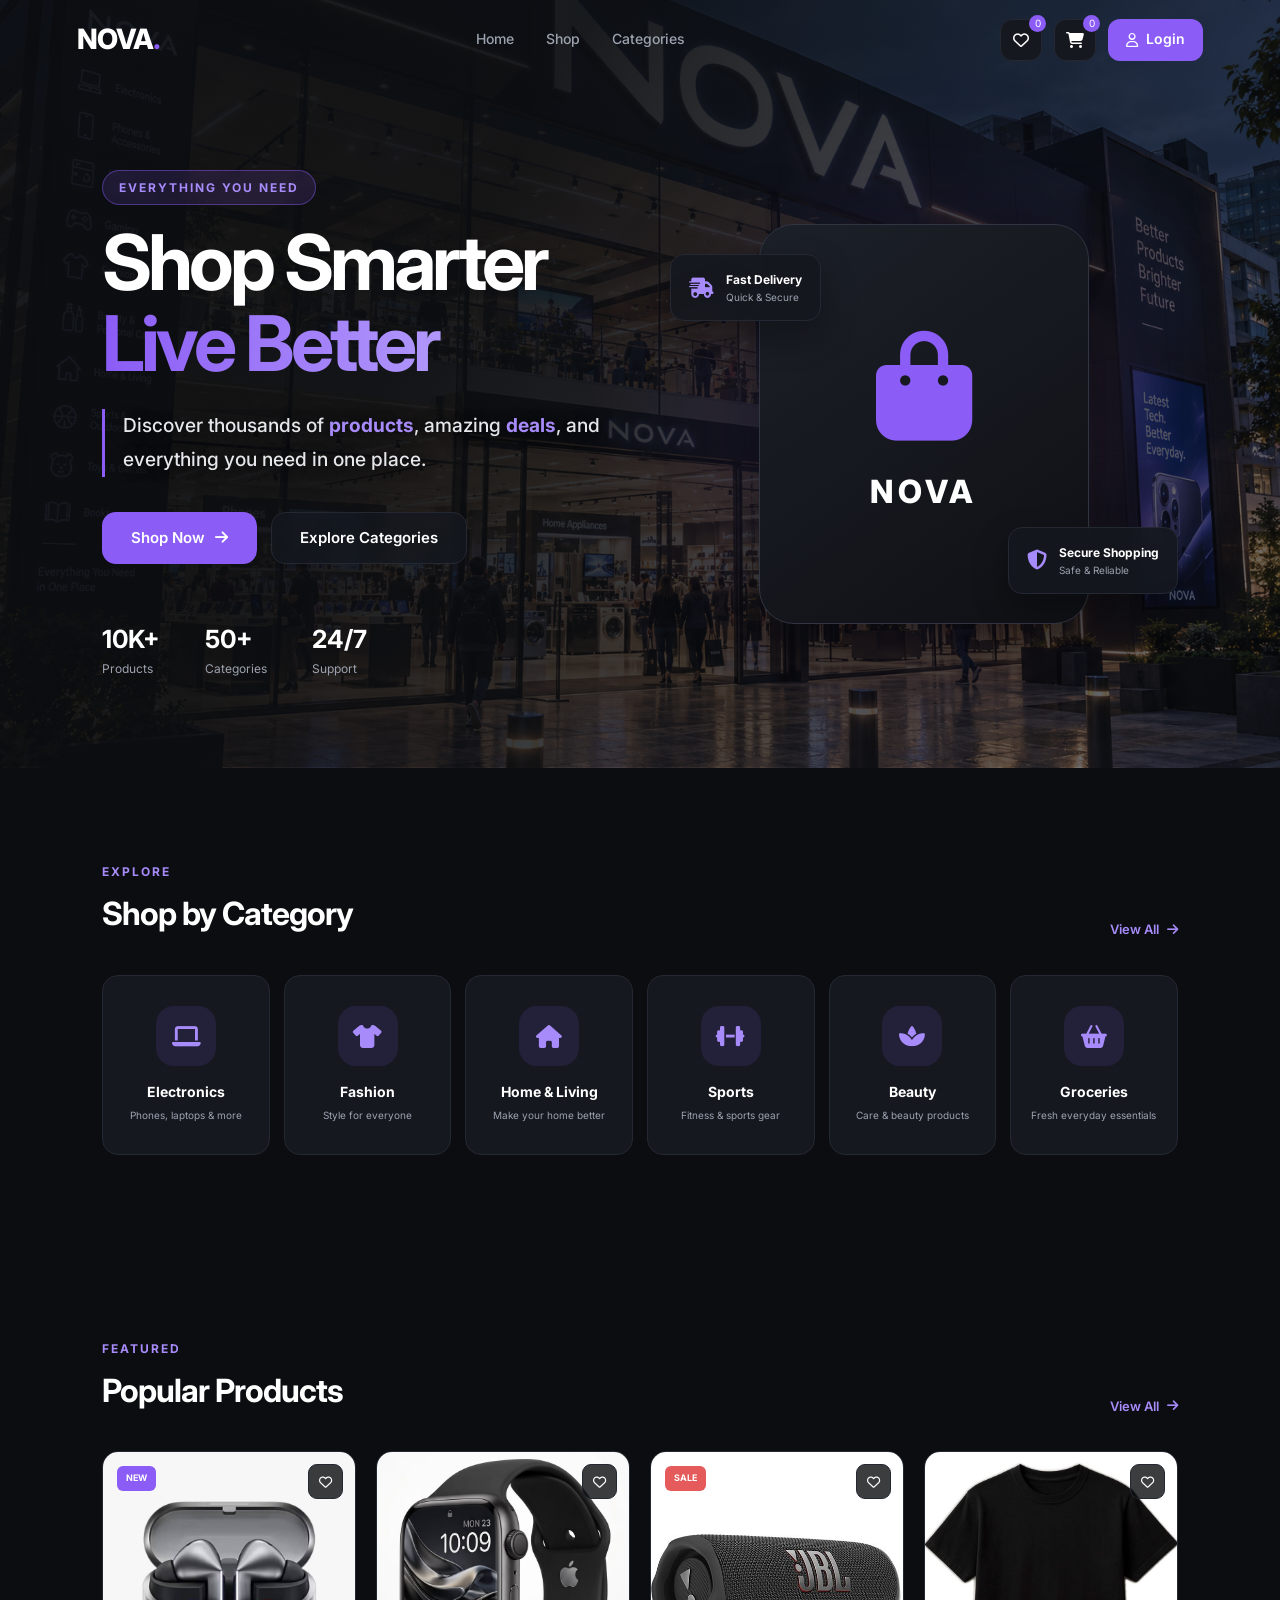
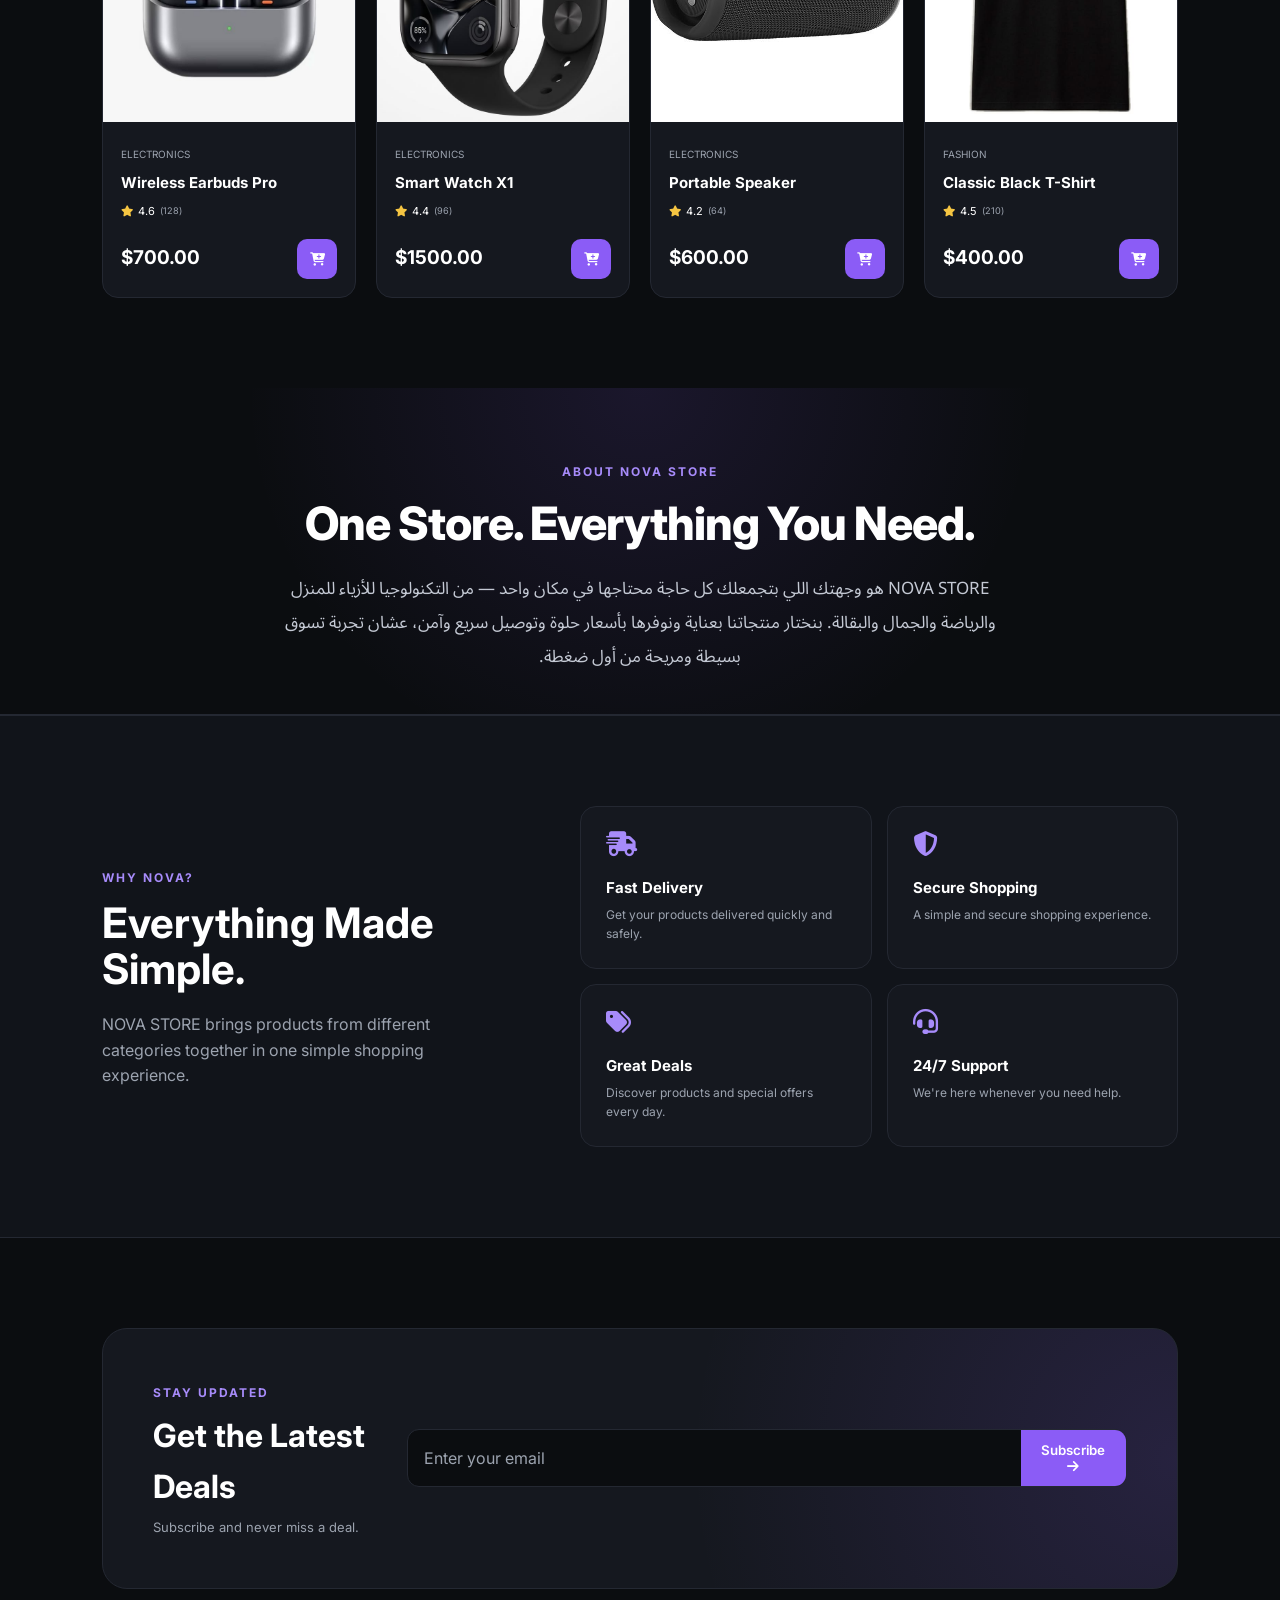
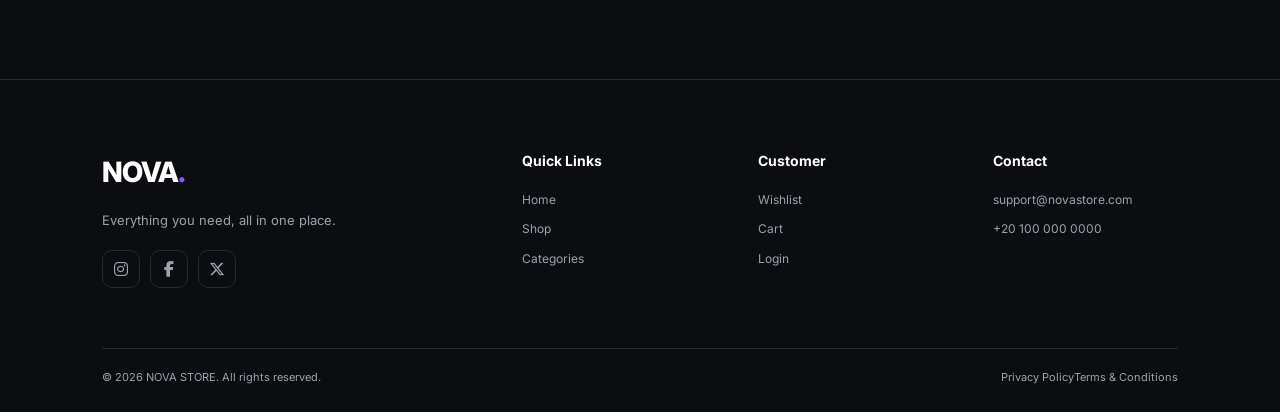
<file: index.html>
<!doctype html>
<html lang="en">
  <head>
    <meta charset="UTF-8" />
    <meta name="viewport" content="width=device-width, initial-scale=1.0, maximum-scale=1.0, user-scalable=no" />
<!-- أضف سطر أيقونة Favicon هنا -->
    <link
      rel="icon"
      href="data:image/svg+xml,<svg xmlns=%22http://www.w3.org/2000/svg%22 viewBox=%220 0 100 100%22><text y=%22.9em%22 font-size=%2290%22>🛒</text></svg>"
    />
    <title>NOVA STORE | Everything You Need</title>

    <link rel="preconnect" href="https://fonts.googleapis.com" />
    <link rel="preconnect" href="https://fonts.gstatic.com" crossorigin />
    <link
      href="https://fonts.googleapis.com/css2?family=Inter:wght@400;500;600;700;800&display=swap"
      rel="stylesheet"
    />
    <link
      href="https://fonts.googleapis.com/css2?family=Rubik:ital,wght@0,300..900;1,300..900&display=swap"
      rel="stylesheet"
    />
    <link
      rel="stylesheet"
      href="https://cdnjs.cloudflare.com/ajax/libs/font-awesome/6.5.2/css/all.min.css"
    />
    <link
      href="https://fonts.googleapis.com/css2?family=Noto+Sans+Arabic:wght@100..900&display=swap"
      rel="stylesheet"
    />
    <link rel="stylesheet" href="index.css" />
  </head>

<body class="home">
    <header class="navbar">
      <a href="index.html" class="logo">NOVA<span>.</span></a>
      <nav class="nav-links">
        <a href="index.html">Home</a>
        <a href="index4.html">Shop</a>
        <a href="index9.html">Categories</a>
        <a href="index2.html" class="login-btn mobile-login">
          <i class="fa-regular fa-user"></i> Login
        </a>
      </nav>
      <div class="nav-actions">
        <a href="index5.html" class="icon-btn" title="Wishlist"
          ><i class="fa-regular fa-heart"></i
          ><span class="badge wishlist-count">0</span></a
        >
        <a href="index8.html" class="icon-btn" title="Cart"
          ><i class="fa-solid fa-cart-shopping"></i
          ><span class="badge cart-count">0</span></a
        >
        <a href="index2.html" class="login-btn desktop-login"
          ><i class="fa-regular fa-user"></i>Login</a
        >
        <button class="menu-btn" id="menuBtn" type="button">
          <i class="fa-solid fa-bars"></i>
        </button>
      </div>
    </header>

    <section class="hero">
      <div class="hero-content">
        <span class="hero-label">EVERYTHING YOU NEED</span>
        <h1>Shop Smarter<span>Live Better</span></h1>
        <p>
          Discover thousands of <b>products</b>, amazing <b>deals</b>, and
          everything you need in one place.
        </p>

        <div class="hero-buttons">
          <a href="index4.html" class="primary-btn"
            >Shop Now<i class="fa-solid fa-arrow-right"></i
          ></a>
          <a href="index9.html" class="secondary-btn">Explore Categories</a>
        </div>

        <div class="hero-stats">
          <div><strong>10K+</strong><span>Products</span></div>
          <div><strong>50+</strong><span>Categories</span></div>
          <div><strong>24/7</strong><span>Support</span></div>
        </div>
      </div>

      <div class="hero-image">
        <div class="glow"></div>
        <div class="product-showcase">
          <i class="fa-solid fa-bag-shopping"></i>
          <span>NOVA</span>
        </div>
        <div class="floating-card card-one">
          <i class="fa-solid fa-truck-fast"></i>
          <div><strong>Fast Delivery</strong><span>Quick & Secure</span></div>
        </div>
        <div class="floating-card card-two">
          <i class="fa-solid fa-shield-halved"></i>
          <div>
            <strong>Secure Shopping</strong><span>Safe & Reliable</span>
          </div>
        </div>
      </div>
    </section>

    <section class="section">
      <div class="section-heading">
        <div>
          <span>EXPLORE</span>
          <h2>Shop by Category</h2>
        </div>
        <a href="index9.html"
          >View All<i class="fa-solid fa-arrow-right"></i
        ></a>
      </div>

      <div class="categories-grid">
        <a href="index7.html?category=Electronics" class="category-card">
          <div class="category-icon"><i class="fa-solid fa-laptop"></i></div>
          <h3>Electronics</h3>
          <p>Phones, laptops & more</p>
        </a>
        <a href="index7.html?category=Fashion" class="category-card">
          <div class="category-icon"><i class="fa-solid fa-shirt"></i></div>
          <h3>Fashion</h3>
          <p>Style for everyone</p>
        </a>
        <a
          href="index7.html?category=Home%20%26%20Living"
          class="category-card"
        >
          <div class="category-icon"><i class="fa-solid fa-house"></i></div>
          <h3>Home & Living</h3>
          <p>Make your home better</p>
        </a>
        <a href="index7.html?category=Sports" class="category-card">
          <div class="category-icon"><i class="fa-solid fa-dumbbell"></i></div>
          <h3>Sports</h3>
          <p>Fitness & sports gear</p>
        </a>
        <a href="index7.html?category=Beauty" class="category-card">
          <div class="category-icon"><i class="fa-solid fa-spa"></i></div>
          <h3>Beauty</h3>
          <p>Care & beauty products</p>
        </a>
        <a href="index7.html?category=Groceries" class="category-card">
          <div class="category-icon">
            <i class="fa-solid fa-basket-shopping"></i>
          </div>
          <h3>Groceries</h3>
          <p>Fresh everyday essentials</p>
        </a>
      </div>
    </section>

    <section class="section">
      <div class="section-heading">
        <div>
          <span>FEATURED</span>
          <h2>Popular Products</h2>
        </div>
        <a href="index4.html">View All<i class="fa-solid fa-arrow-right"></i></a>
      </div>
      <div class="products-grid" id="featuredProducts"></div>
    </section>

    <section class="brand-banner">
      <span>ABOUT NOVA STORE</span>
      <h1>One Store. Everything You Need.</h1>
      <p>
        NOVA STORE هو وجهتك اللي بتجمعلك كل حاجة محتاجها في مكان واحد — من
        التكنولوجيا للأزياء للمنزل والرياضة والجمال والبقالة. بنختار منتجاتنا
        بعناية ونوفرها بأسعار حلوة وتوصيل سريع وآمن، عشان تجربة تسوق بسيطة
        ومريحة من أول ضغطة.
      </p>
    </section>

    <section class="why-section">
      <div class="why-content">
        <span>WHY NOVA?</span>
        <h2>Everything Made Simple.</h2>
        <p>
          NOVA STORE brings products from different categories together in one
          simple shopping experience.
        </p>
      </div>
      <div class="features-grid">
        <div class="feature">
          <i class="fa-solid fa-truck-fast"></i>
          <h3>Fast Delivery</h3>
          <p>Get your products delivered quickly and safely.</p>
        </div>
        <div class="feature">
          <i class="fa-solid fa-shield-halved"></i>
          <h3>Secure Shopping</h3>
          <p>A simple and secure shopping experience.</p>
        </div>
        <div class="feature">
          <i class="fa-solid fa-tags"></i>
          <h3>Great Deals</h3>
          <p>Discover products and special offers every day.</p>
        </div>
        <div class="feature">
          <i class="fa-solid fa-headset"></i>
          <h3>24/7 Support</h3>
          <p>We're here whenever you need help.</p>
        </div>
      </div>
    </section>

    <section class="newsletter">
      <div>
        <span>STAY UPDATED</span>
        <h2>Get the Latest Deals</h2>
        <p>Subscribe and never miss a deal.</p>
      </div>
      <form id="newsletterForm">
        <input type="email" placeholder="Enter your email" required />
        <button type="submit">
          Subscribe<i class="fa-solid fa-arrow-right"></i>
        </button>
      </form>
    </section>

    <footer class="footer">
      <div class="footer-grid">
        <div class="footer-brand">
          <a href="index.html" class="logo">NOVA<span>.</span></a>
          <p>Everything you need, all in one place.</p>
          <div class="socials">
            <a href="#"><i class="fa-brands fa-instagram"></i></a>
            <a href="#"><i class="fa-brands fa-facebook-f"></i></a>
            <a href="#"><i class="fa-brands fa-x-twitter"></i></a>
          </div>
        </div>
        <div class="footer-column">
          <h3>Quick Links</h3>
          <a href="index.html">Home</a>
          <a href="index4.html">Shop</a>
          <a href="index9.html">Categories</a>
        </div>
        <div class="footer-column">
          <h3>Customer</h3>
          <a href="index5.html">Wishlist</a>
          <a href="index8.html">Cart</a>
          <a href="index2.html">Login</a>
        </div>
        <div class="footer-column">
          <h3>Contact</h3>
          <a href="mailto:support@novastore.com">support@novastore.com</a>
          <a href="tel:+201000000000">+20 100 000 0000</a>
        </div>
      </div>
      <div class="footer-bottom">
        <p>© 2026 NOVA STORE. All rights reserved.</p>
        <div>
          <a href="#">Privacy Policy</a><a href="#">Terms & Conditions</a>
        </div>
      </div>
    </footer>

    <script src="product.js"></script>
    <script src="index.js"></script>
     <script src="no-zoom.js"></script>
  </body>
</html>
</file>
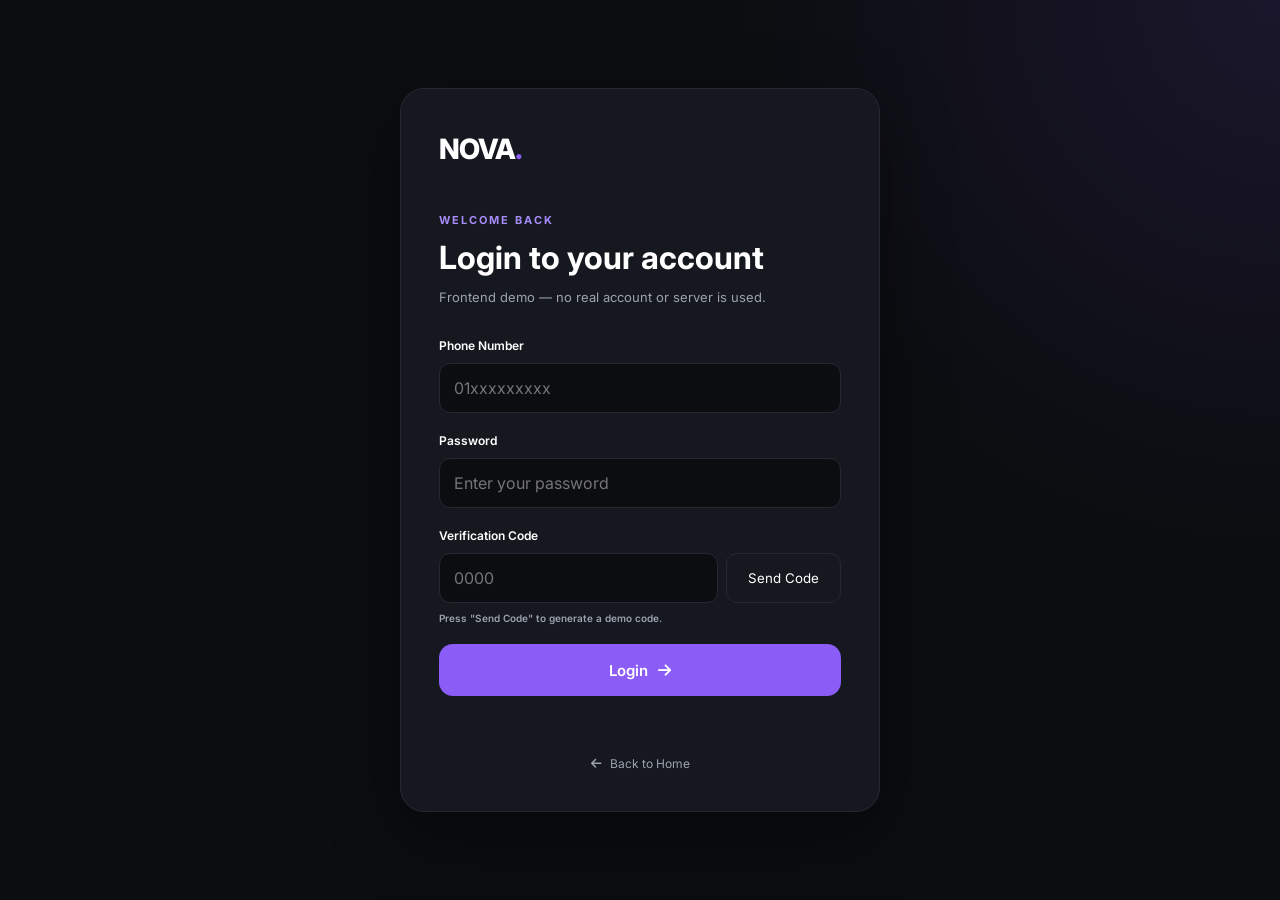
<file: index2.html>
<!doctype html>
<html lang="en">
  <head>
    <meta charset="UTF-8" />
    <meta name="viewport" content="width=device-width, initial-scale=1.0, maximum-scale=1.0, user-scalable=no" />
    <!-- أضف سطر أيقونة Favicon هنا -->
  <link rel="icon" href="data:image/svg+xml,<svg xmlns=%22http://www.w3.org/2000/svg%22 viewBox=%220 0 100 100%22><text y=%22.9em%22 font-size=%2290%22>🛒</text></svg>">
    <title>Login | NOVA STORE</title>
    <link rel="preconnect" href="https://fonts.googleapis.com" />
    <link rel="preconnect" href="https://fonts.gstatic.com" crossorigin />
    <link
      href="https://fonts.googleapis.com/css2?family=Inter:wght@400;500;600;700;800&display=swap"
      rel="stylesheet"
    />
    <link
      rel="stylesheet"
      href="https://cdnjs.cloudflare.com/ajax/libs/font-awesome/6.5.2/css/all.min.css"
    />
    <link rel="stylesheet" href="index.css" />
  </head>
  <body>
    <main class="auth-page">
      <div class="auth-card">
        <a href="index.html" class="logo auth-logo">NOVA<span>.</span></a>

        <div class="auth-heading">
          <span>WELCOME BACK</span>
          <h1>Login to your account</h1>
          <p>Frontend demo — no real account or server is used.</p>
        </div>

        <form id="loginForm" class="auth-form">
          <label>
            Phone Number
            <input id="phone" type="tel" placeholder="01xxxxxxxxx" required />
          </label>

          <label>
            Password
            <input
              id="password"
              type="password"
              placeholder="Enter your password"
              required
            />
          </label>

          <label>
            Verification Code
            <div class="otp-row">
              <input
                id="otp"
                type="text"
                inputmode="numeric"
                maxlength="4"
                placeholder="0000"
                required
              />
              <button id="sendOtp" type="button" class="otp-btn">
                Send Code
              </button>
            </div>
            <small id="otpMessage"
              >Press "Send Code" to generate a demo code.</small
            >
          </label>

          <button class="primary-btn auth-submit" type="submit">
            Login
            <i class="fa-solid fa-arrow-right"></i>
          </button>

          <p id="loginMessage" class="login-message"></p>
        </form>

        <a href="index.html" class="back-home">
          <i class="fa-solid fa-arrow-left"></i>
          Back to Home
        </a>
      </div>
    </main>

    <script>
      const loginForm = document.getElementById("loginForm");
      const sendOtp = document.getElementById("sendOtp");
      const otpInput = document.getElementById("otp");
      const otpMessage = document.getElementById("otpMessage");
      const loginMessage = document.getElementById("loginMessage");

      let demoOtp = "";

      sendOtp.addEventListener("click", () => {
        demoOtp = String(Math.floor(1000 + Math.random() * 9000));
        otpMessage.textContent = "Demo verification code: " + demoOtp;
        otpMessage.classList.add("show-otp");
        otpInput.focus();
      });

      loginForm.addEventListener("submit", (event) => {
        event.preventDefault();

        const phone = document.getElementById("phone").value.trim();
        const password = document.getElementById("password").value.trim();
        const otp = otpInput.value.trim();

        if (!phone || !password || !otp) {
          loginMessage.textContent = "Please fill in all fields.";
          loginMessage.className = "login-message error";
          return;
        }

        if (!demoOtp) {
          loginMessage.textContent =
            "Generate the demo verification code first.";
          loginMessage.className = "login-message error";
          return;
        }

        if (otp !== demoOtp) {
          loginMessage.textContent = "The verification code is incorrect.";
          loginMessage.className = "login-message error";
          return;
        }

        localStorage.setItem("novaLoggedIn", "true");
        localStorage.setItem("novaPhone", phone);

        loginMessage.textContent = "Login successful! Returning to NOVA...";
        loginMessage.className = "login-message success";

              setTimeout(() => {
          const back = sessionStorage.getItem("novaReturn");
          sessionStorage.removeItem("novaReturn");
          window.location.href = back || "index.html";
        }, 700);
      });
    </script>
     <script src="no-zoom.js"></script>
  </body>
</html>
</file>
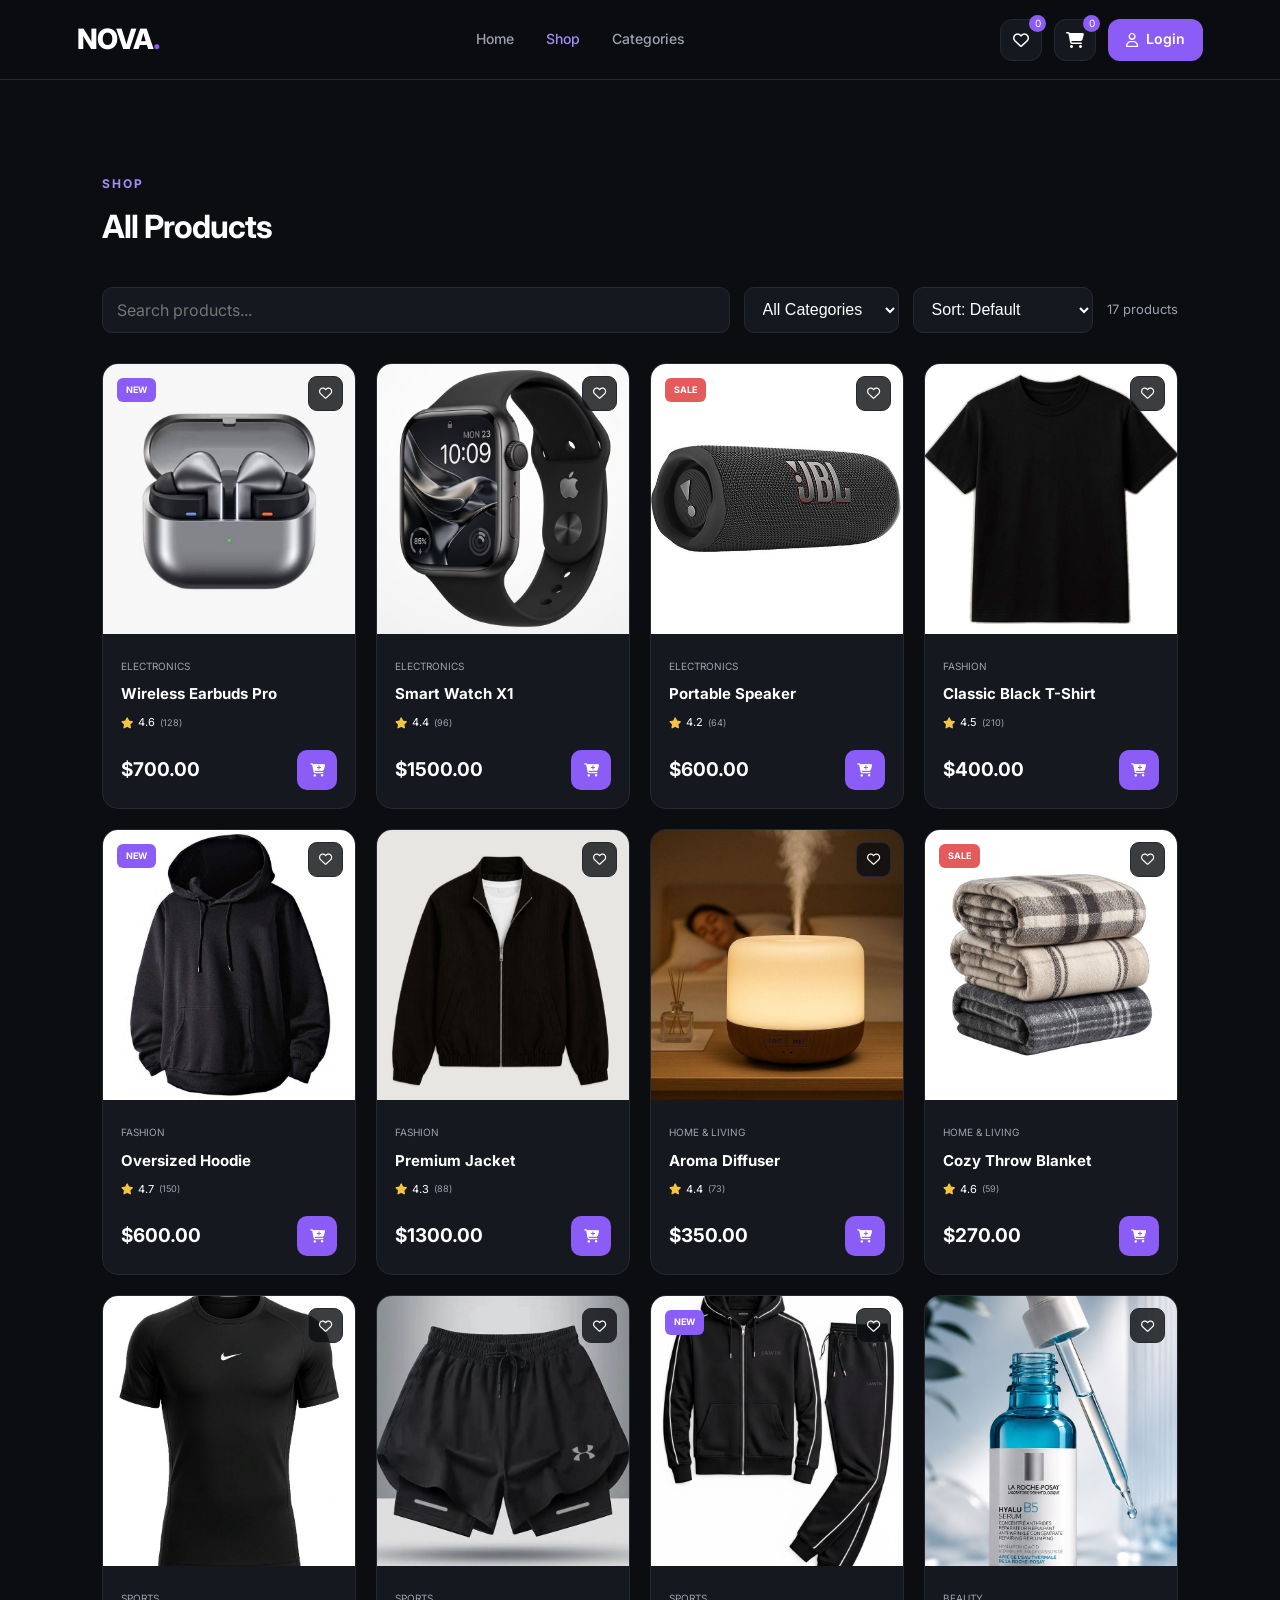
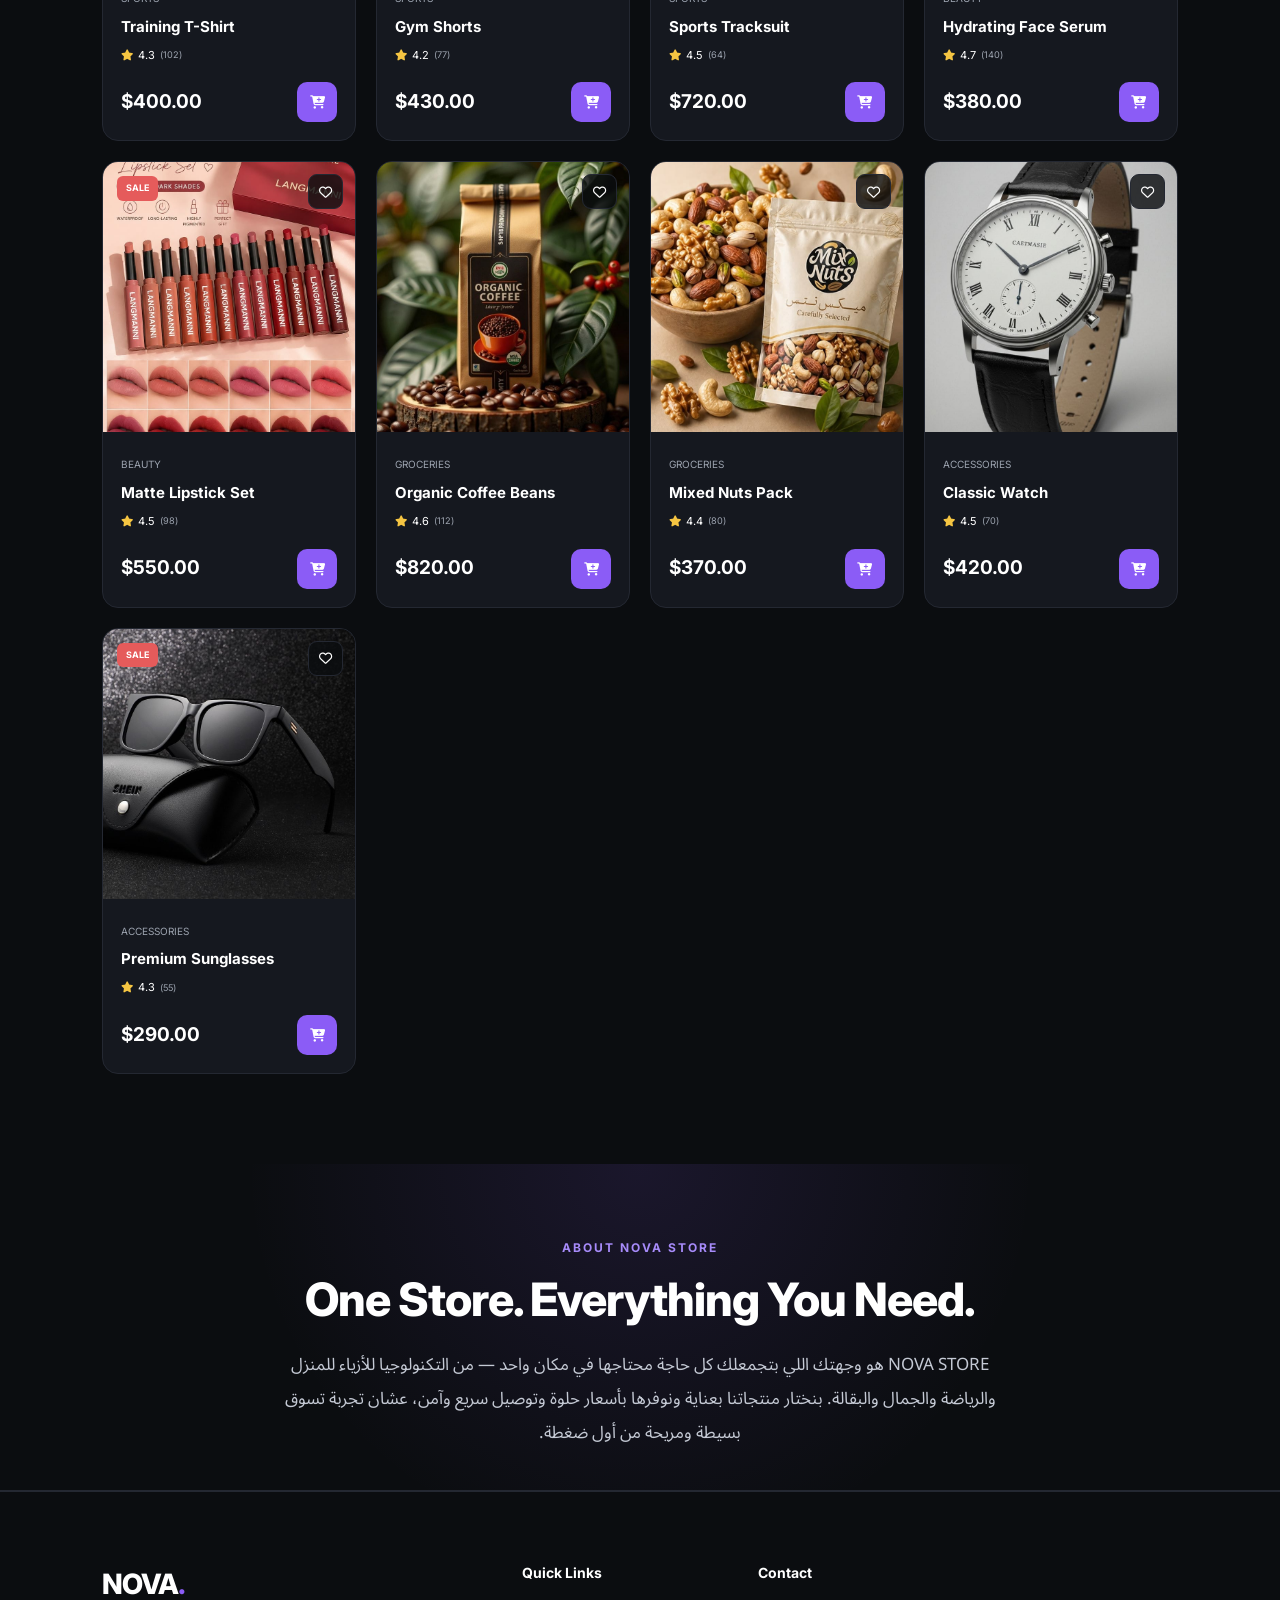
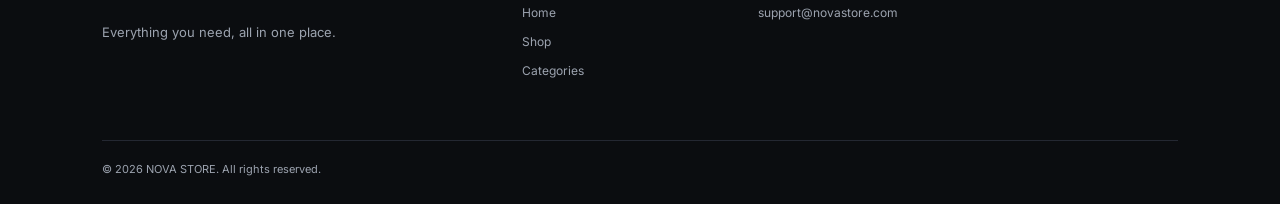
<file: index4.html>
<!doctype html>
<html lang="en">
  <head>
    <meta charset="UTF-8" />
    <meta name="viewport" content="width=device-width, initial-scale=1.0, maximum-scale=1.0, user-scalable=no" />
<!-- أضف سطر أيقونة Favicon هنا -->
    <link
      rel="icon"
      href="data:image/svg+xml,<svg xmlns=%22http://www.w3.org/2000/svg%22 viewBox=%220 0 100 100%22><text y=%22.9em%22 font-size=%2290%22>🛒</text></svg>"
    />
    <title>Shop | NOVA STORE</title>
    <link rel="preconnect" href="https://fonts.googleapis.com" />
    <link rel="preconnect" href="https://fonts.gstatic.com" crossorigin />
    <link
      href="https://fonts.googleapis.com/css2?family=Inter:wght@400;500;600;700;800&display=swap"
      rel="stylesheet"
    />
    <link
      href="https://fonts.googleapis.com/css2?family=Rubik:ital,wght@0,300..900;1,300..900&display=swap"
      rel="stylesheet"
    />
    <link
      rel="stylesheet"
      href="https://cdnjs.cloudflare.com/ajax/libs/font-awesome/6.5.2/css/all.min.css"
    />
    <link
      href="https://fonts.googleapis.com/css2?family=Noto+Sans+Arabic:wght@100..900&display=swap"
      rel="stylesheet"
    />
    <link rel="stylesheet" href="index.css" />
  </head>
  <body>
    <header class="navbar">
      <a href="index.html" class="logo">NOVA<span>.</span></a>
      <nav class="nav-links">
        <a href="index.html">Home</a>
        <a href="index4.html" class="active">Shop</a>
        <a href="index9.html">Categories</a>
        <a href="index2.html" class="login-btn mobile-login">
          <i class="fa-regular fa-user"></i> Login
        </a>
      </nav>
      <div class="nav-actions">
        <a href="index5.html" class="icon-btn" title="Wishlist"
          ><i class="fa-regular fa-heart"></i
          ><span class="badge wishlist-count">0</span></a
        >
        <a href="index8.html" class="icon-btn" title="Cart"
          ><i class="fa-solid fa-cart-shopping"></i
          ><span class="badge cart-count">0</span></a
        >
        <a href="index2.html" class="login-btn desktop-login"
          ><i class="fa-regular fa-user"></i>Login</a
        >
        <button class="menu-btn" id="menuBtn" type="button">
          <i class="fa-solid fa-bars"></i>
        </button>
      </div>
    </header>

    <main>
      <section class="section">
        <div class="section-heading">
          <div>
            <span>SHOP</span>
            <h2>All Products</h2>
          </div>
        </div>

        <div class="shop-filters">
          <input
            type="text"
            id="searchInput"
            placeholder="Search products..."
          />
          <select id="categoryFilter">
            <option value="all">All Categories</option>
            <option value="Electronics">Electronics</option>
            <option value="Fashion">Fashion</option>
            <option value="Home & Living">Home & Living</option>
            <option value="Sports">Sports</option>
            <option value="Beauty">Beauty</option>
            <option value="Groceries">Groceries</option>
            <option value="Accessories">Accessories</option>
          </select>
          <select id="sortFilter">
            <option value="default">Sort: Default</option>
            <option value="low">Price: Low to High</option>
            <option value="high">Price: High to Low</option>
            <option value="rating">Top Rated</option>
          </select>
          <span class="result-count"
            ><span id="resultCount">0</span> products</span
          >
        </div>

        <div class="products-grid" id="productsContainer"></div>
      </section>
    </main>

    <section class="brand-banner">
      <span>ABOUT NOVA STORE</span>
      <h1>One Store. Everything You Need.</h1>
      <p>
        NOVA STORE هو وجهتك اللي بتجمعلك كل حاجة محتاجها في مكان واحد — من
        التكنولوجيا للأزياء للمنزل والرياضة والجمال والبقالة. بنختار منتجاتنا
        بعناية ونوفرها بأسعار حلوة وتوصيل سريع وآمن، عشان تجربة تسوق بسيطة
        ومريحة من أول ضغطة.
      </p>
    </section>

    <footer class="footer">
      <div class="footer-grid">
        <div class="footer-brand">
          <a href="index.html" class="logo">NOVA<span>.</span></a>
          <p>Everything you need, all in one place.</p>
        </div>
        <div class="footer-column">
          <h3>Quick Links</h3>
          <a href="index.html">Home</a>
          <a href="index4.html">Shop</a>
          <a href="index9.html">Categories</a>
        </div>
        <div class="footer-column">
          <h3>Contact</h3>
          <a href="mailto:support@novastore.com">support@novastore.com</a>
        </div>
      </div>
      <div class="footer-bottom">
        <p>© 2026 NOVA STORE. All rights reserved.</p>
      </div>
    </footer>

    <script src="product.js"></script>
    <script src="index.js"></script>
     <script src="no-zoom.js"></script>
  </body>
</html>
</file>
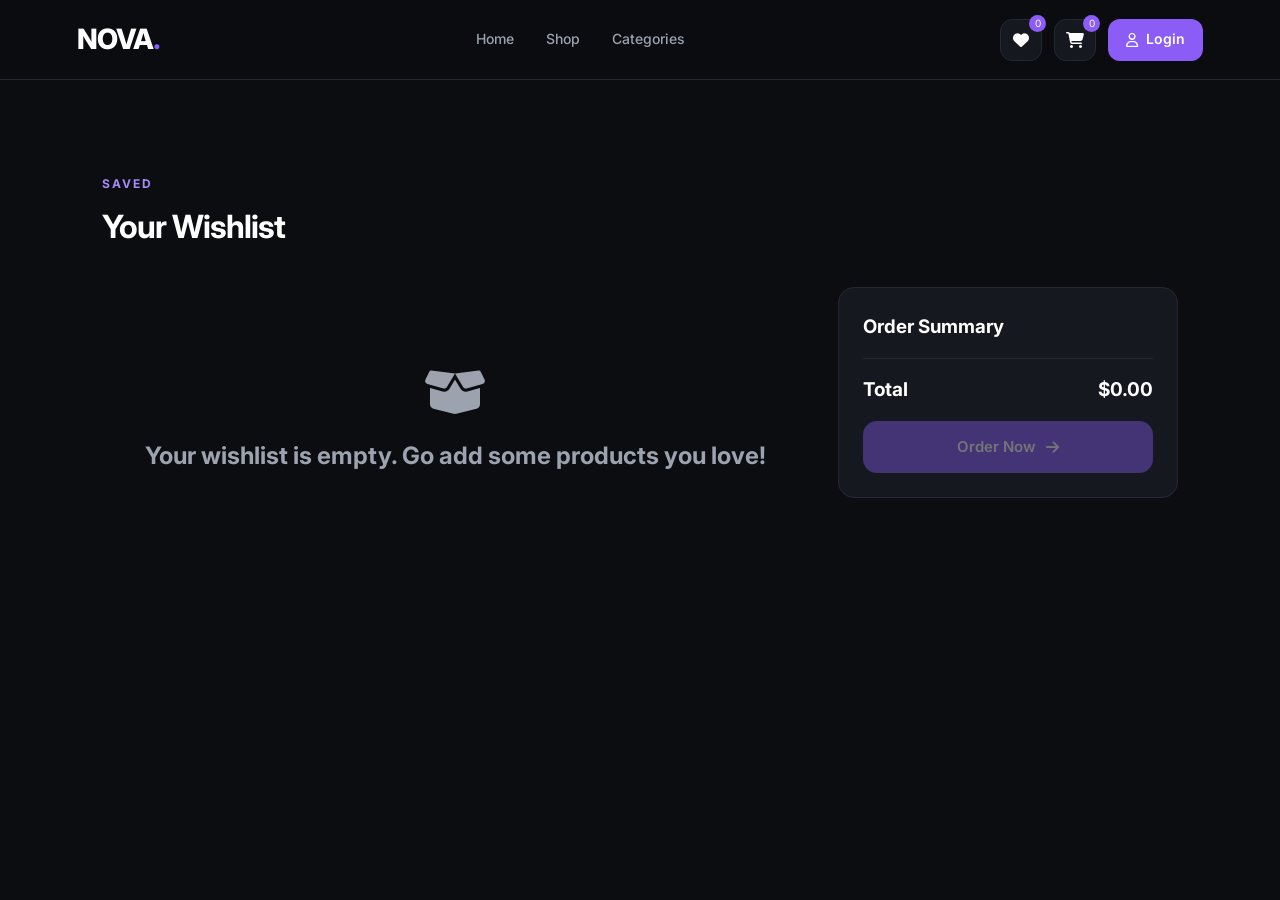
<file: index5.html>
<!doctype html>
<html lang="en">
  <head>
    <meta charset="UTF-8" />
    <meta name="viewport" content="width=device-width, initial-scale=1.0, maximum-scale=1.0, user-scalable=no" />
    <!-- أضف سطر أيقونة Favicon هنا -->
    <link
      rel="icon"
      href="data:image/svg+xml,<svg xmlns=%22http://www.w3.org/2000/svg%22 viewBox=%220 0 100 100%22><text y=%22.9em%22 font-size=%2290%22>🛒</text></svg>"
    />
    <title>Wishlist | NOVA STORE</title>
    <link rel="preconnect" href="https://fonts.googleapis.com" />
    <link rel="preconnect" href="https://fonts.gstatic.com" crossorigin />
    <link
      href="https://fonts.googleapis.com/css2?family=Inter:wght@400;500;600;700;800&display=swap"
      rel="stylesheet"
    />
    <link
      rel="stylesheet"
      href="https://cdnjs.cloudflare.com/ajax/libs/font-awesome/6.5.2/css/all.min.css"
    />
    <link rel="stylesheet" href="index.css" />
  </head>
  <body>
    <header class="navbar">
      <a href="index.html" class="logo">NOVA<span>.</span></a>
      <nav class="nav-links">
        <a href="index.html">Home</a>
        <a href="index4.html">Shop</a>
        <a href="index9.html">Categories</a>
        <a href="index2.html" class="login-btn mobile-login"
          ><i class="fa-regular fa-user"></i> Login</a
        >
      </nav>
      <div class="nav-actions">
        <a href="index5.html" class="icon-btn" title="Wishlist"
          ><i class="fa-solid fa-heart"></i
          ><span class="badge wishlist-count">0</span></a
        >
        <a href="index8.html" class="icon-btn" title="Cart"
          ><i class="fa-solid fa-cart-shopping"></i
          ><span class="badge cart-count">0</span></a
        >
        <a href="index2.html" class="login-btn desktop-login"
          ><i class="fa-regular fa-user"></i>Login</a
        >
        <button class="menu-btn" id="menuBtn" type="button">
          <i class="fa-solid fa-bars"></i>
        </button>
      </div>
    </header>

    <main>
      <section class="section">
        <div class="section-heading">
          <div>
            <span>SAVED</span>
            <h2>Your Wishlist</h2>
          </div>
        </div>
        <div class="cart-page">
          <div class="products-grid" id="wishlistContainer"></div>
          <aside class="cart-page-summary">
            <h3>Order Summary</h3>
            <div class="summary-total">
              <span>Total</span>
              <strong id="wishlistPageTotal">$0.00</strong>
            </div>
            <a
              href="index6.html?from=wishlist"
              class="primary-btn order-now-btn"
              id="wishlistOrderNowBtn"
            >
              Order Now <i class="fa-solid fa-arrow-right"></i>
            </a>
          </aside>
        </div>
      </section>
    </main>

    <script src="product.js"></script>
    <script src="index.js"></script>
     <script src="no-zoom.js"></script>
  </body>
</html>
</file>
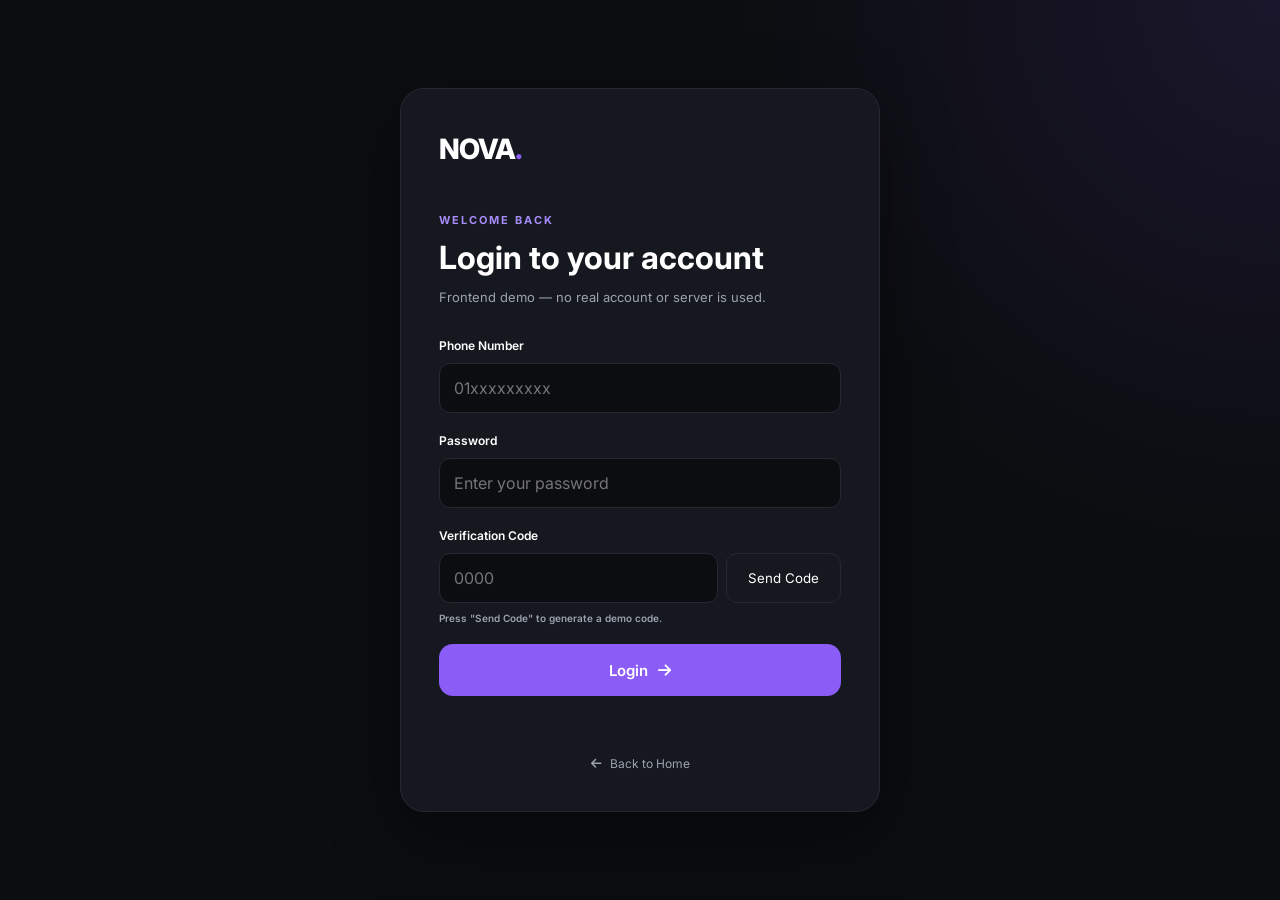
<file: index6.html>
<!doctype html>
<html lang="en">
  <head>
    <meta charset="UTF-8" />
    <meta name="viewport" content="width=device-width, initial-scale=1.0, maximum-scale=1.0, user-scalable=no" />
    <!-- أضف سطر أيقونة Favicon هنا -->
  <link rel="icon" href="data:image/svg+xml,<svg xmlns=%22http://www.w3.org/2000/svg%22 viewBox=%220 0 100 100%22><text y=%22.9em%22 font-size=%2290%22>🛒</text></svg>">
    <title>Checkout | NOVA STORE</title>
    <link rel="preconnect" href="https://fonts.googleapis.com" />
    <link rel="preconnect" href="https://fonts.gstatic.com" crossorigin />
    <link
      href="https://fonts.googleapis.com/css2?family=Inter:wght@400;500;600;700;800&display=swap"
      rel="stylesheet"
    />
    <link
      rel="stylesheet"
      href="https://cdnjs.cloudflare.com/ajax/libs/font-awesome/6.5.2/css/all.min.css"
    />
    <link rel="stylesheet" href="index.css" />
  </head>
  <body>
    <header class="navbar">
      <a href="index.html" class="logo">NOVA<span>.</span></a>
      <nav class="nav-links">
        <a href="index.html">Home</a>
        <a href="index4.html">Shop</a>
        <a href="index9.html">Categories</a>
      </nav>
      <div class="nav-actions">
        <a href="index5.html" class="icon-btn" title="Wishlist"
          ><i class="fa-regular fa-heart"></i
          ><span class="badge wishlist-count">0</span></a
        >
        <a href="index8.html" class="icon-btn" title="Cart"
          ><i class="fa-solid fa-cart-shopping"></i
          ><span class="badge cart-count">0</span></a
        >
      </div>
    </header>

    <main>
      <section class="checkout-page">
        <form class="checkout-form" id="checkoutForm">
          <h2>Shipping Details</h2>

          <label
            >Full Name
            <input
              type="text"
              id="fullName"
              placeholder="NAME"
              required
            />
          </label>
          <label
            >Phone Number
            <input type="tel" id="phone" placeholder="01xxxxxxxxx" required />
          </label>
          <label
            >Address
            <input
              type="text"
              id="address"
              placeholder="Street, building, floor"
              required
            />
          </label>
          <label
            >City
            <input type="text" id="city" placeholder="e.g. Cairo" required />
          </label>
          <label
            >Payment Method
            <select id="paymentMethod">
              <option>Cash on Delivery</option>
              <option>Credit Card (Demo)</option>
            </select>
          </label>

          <button
            type="submit"
            class="primary-btn auth-submit"
            id="confirmOrderBtn"
          >
            Confirm Order <i class="fa-solid fa-check"></i>
          </button>
        </form>

        <aside class="order-summary">
          <h3>Order Summary</h3>
          <div id="checkoutItems"></div>
          <div class="summary-total">
            <span>Total</span>
            <strong id="checkoutTotal">$0.00</strong>
          </div>
        </aside>
      </section>
    </main>

    <script src="product.js"></script>
    <script src="index.js"></script>
    <script>
      if (!isLoggedIn()) {
        sessionStorage.setItem("novaReturn", location.href);
        window.location.href = "index2.html";
      }

      // Order source: ?from=wishlist  or  ?from=cart (default)
      const orderSource =
        new URLSearchParams(location.search).get("from") === "wishlist"
          ? "wishlist"
          : "cart";

      function loadStored(key) {
        try {
          return JSON.parse(localStorage.getItem(key)) || [];
        } catch (err) {
          return [];
        }
      }

      // wishlist items have no quantity, so each one counts as 1
      const orderItems =
        orderSource === "wishlist"
          ? loadStored("novaWishlist").map((item) => ({ ...item, quantity: 1 }))
          : loadStored("novaCart");

      const checkoutItemsEl = document.getElementById("checkoutItems");
      const checkoutTotalEl = document.getElementById("checkoutTotal");

      let total = 0;
      if (orderItems.length) {
        checkoutItemsEl.innerHTML = orderItems
          .map((item) => {
            const lineTotal = item.price * item.quantity;
            total += lineTotal;
            return `<div class="order-summary-item"><span>${item.name} × ${item.quantity}</span><span>$${lineTotal.toFixed(2)}</span></div>`;
          })
          .join("");
      } else {
        checkoutItemsEl.innerHTML = `<div class="order-summary-item"><span>${orderSource === "wishlist" ? "Your wishlist is empty" : "Your cart is empty"}</span></div>`;
      }
      checkoutTotalEl.textContent = `$${total.toFixed(2)}`;

      const checkoutForm = document.getElementById("checkoutForm");
      checkoutForm.addEventListener("submit", (e) => {
        e.preventDefault();

        if (!orderItems.length) {
          showToast("مفيش منتجات في الطلب، ضيف منتجات الأول", "cart-shopping");
          return;
        }

        const btn = document.getElementById("confirmOrderBtn");
        btn.disabled = true;
        btn.innerHTML =
          '<i class="fa-solid fa-spinner fa-spin"></i> Processing...';

        setTimeout(() => {
          // remove ONLY the ordered products, from BOTH the cart and the wishlist
          const orderedIds = orderItems.map((item) => item.id);

          const newCart = loadStored("novaCart").filter(
            (p) => !orderedIds.includes(p.id),
          );
          const newWishlist = loadStored("novaWishlist").filter(
            (p) => !orderedIds.includes(p.id),
          );

          localStorage.setItem("novaCart", JSON.stringify(newCart));
          localStorage.setItem("novaWishlist", JSON.stringify(newWishlist));

          // keep the in-memory lists (from index.js) in sync
          cart = newCart;
          wishlist = newWishlist;
          updateCartCount();
          updateWishlistCount();

          showToast(
            "تم الطلب بنجاح! هيوصلك خلال 2-4 أيام عمل 📦",
            "circle-check",
          );
          checkoutForm.reset();
          btn.innerHTML = '<i class="fa-solid fa-check"></i> Order Placed';
          setTimeout(() => {
            window.location.href = "index.html";
          }, 2200);
        }, 900);
      });
    </script>
     <script src="no-zoom.js"></script>
  </body>
</html>
</file>
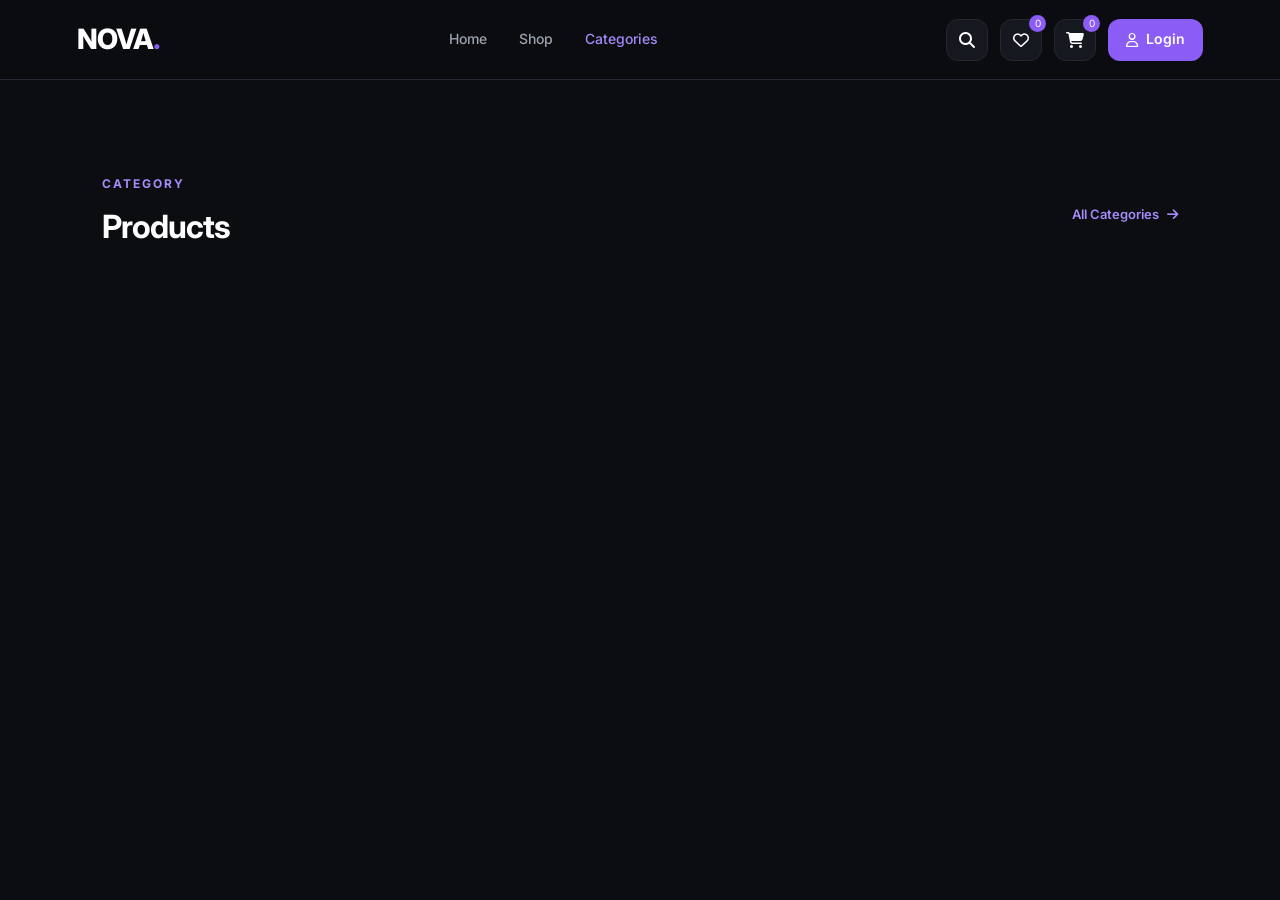
<file: index7.html>
<!doctype html>
<html lang="en">
  <head>
    <meta charset="UTF-8" />
    <meta name="viewport" content="width=device-width, initial-scale=1.0, maximum-scale=1.0, user-scalable=no" />
    <!-- أضف سطر أيقونة Favicon هنا -->
    <link
      rel="icon"
      href="data:image/svg+xml,<svg xmlns=%22http://www.w3.org/2000/svg%22 viewBox=%220 0 100 100%22><text y=%22.9em%22 font-size=%2290%22>🛒</text></svg>"
    />
    <title>Category | NOVA STORE</title>
    <link rel="preconnect" href="https://fonts.googleapis.com" />
    <link rel="preconnect" href="https://fonts.gstatic.com" crossorigin />
    <link
      href="https://fonts.googleapis.com/css2?family=Inter:wght@400;500;600;700;800&display=swap"
      rel="stylesheet"
    />
    <link
      rel="stylesheet"
      href="https://cdnjs.cloudflare.com/ajax/libs/font-awesome/6.5.2/css/all.min.css"
    />
    <link rel="stylesheet" href="index.css" />
  </head>
  <body>
    <header class="navbar">
      <a href="index.html" class="logo">NOVA<span>.</span></a>
      <nav class="nav-links">
        <a href="index.html">Home</a>
        <a href="index4.html">Shop</a>
        <a href="index9.html" class="active">Categories</a>
        <a href="index2.html" class="login-btn mobile-login"
          ><i class="fa-regular fa-user"></i> Login</a
        >
      </nav>
      <div class="nav-actions">
        <a href="index4.html" class="icon-btn" title="Search"
          ><i class="fa-solid fa-magnifying-glass"></i
        ></a>
        <a href="index5.html" class="icon-btn" title="Wishlist"
          ><i class="fa-regular fa-heart"></i
          ><span class="badge wishlist-count">0</span></a
        >
        <a href="index8.html" class="icon-btn" title="Cart"
          ><i class="fa-solid fa-cart-shopping"></i
          ><span class="badge cart-count">0</span></a
        >
        <a href="index2.html" class="login-btn desktop-login"
          ><i class="fa-regular fa-user"></i>Login</a
        >
        <button class="menu-btn" id="menuBtn" type="button">
          <i class="fa-solid fa-bars"></i>
        </button>
      </div>
    </header>

    <main>
      <section class="section category-page">
        <div class="section-heading">
          <div>
            <span id="categoryLabel">CATEGORY</span>
            <h2 id="categoryTitle">Products</h2>
            <p id="categoryDescription"></p>
          </div>
          <a href="index9.html"
            >All Categories<i class="fa-solid fa-arrow-right"></i
          ></a>
        </div>
        <div class="products-grid" id="categoryProducts"></div>
      </section>
    </main>

    <script src="product.js"></script>
    <script src="index.js"></script>
     <script src="no-zoom.js"></script>
  </body>
</html>
</file>
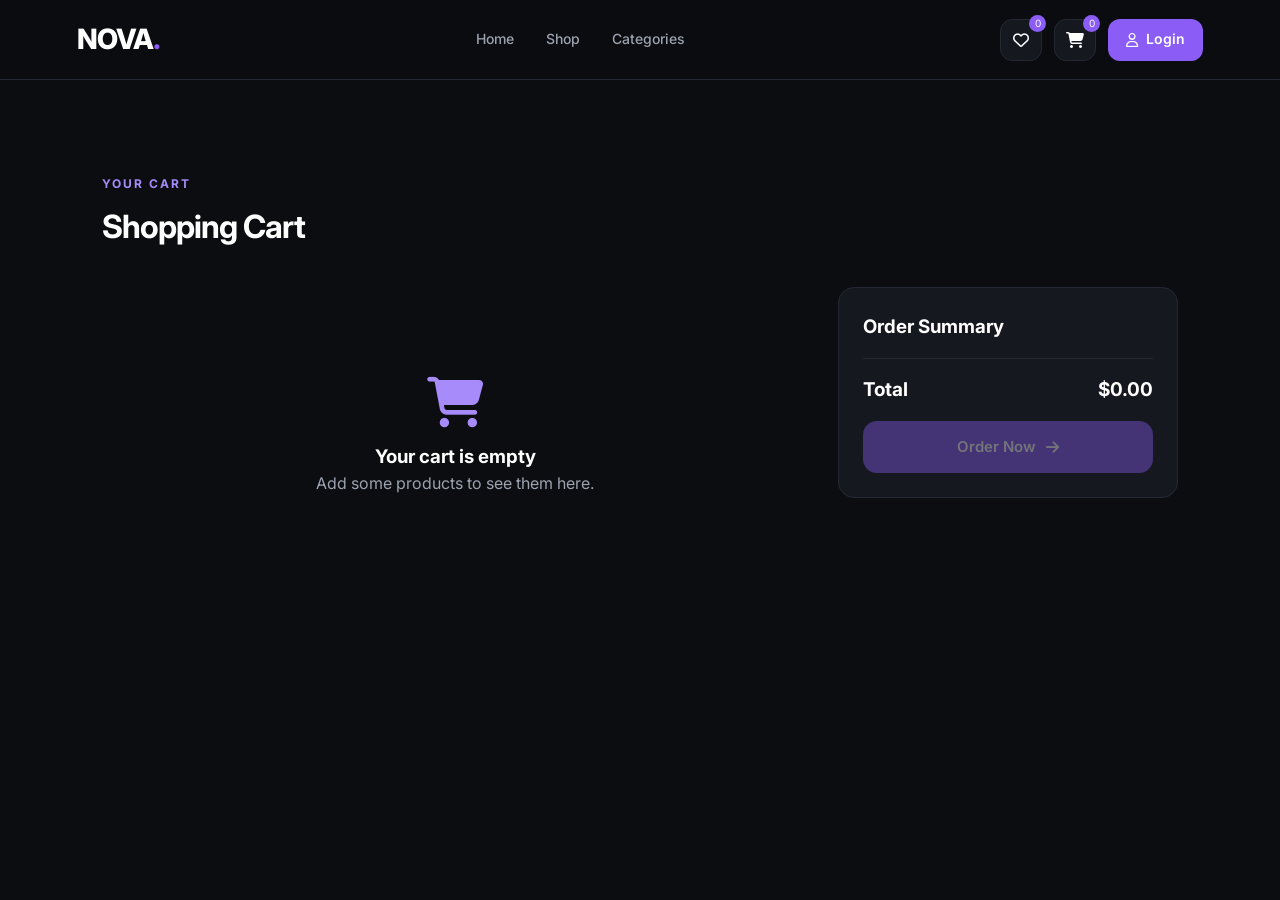
<file: index8.html>
<!doctype html>
<html lang="en">
  <head>
    <meta charset="UTF-8" />
    <meta name="viewport" content="width=device-width, initial-scale=1.0, maximum-scale=1.0, user-scalable=no" />
    <!-- أضف سطر أيقونة Favicon هنا -->
  <link rel="icon" href="data:image/svg+xml,<svg xmlns=%22http://www.w3.org/2000/svg%22 viewBox=%220 0 100 100%22><text y=%22.9em%22 font-size=%2290%22>🛒</text></svg>">
    <title>Cart | NOVA STORE</title>
    <link rel="preconnect" href="https://fonts.googleapis.com" />
    <link rel="preconnect" href="https://fonts.gstatic.com" crossorigin />
    <link
      href="https://fonts.googleapis.com/css2?family=Inter:wght@400;500;600;700;800&display=swap"
      rel="stylesheet"
    />
    <link
      rel="stylesheet"
      href="https://cdnjs.cloudflare.com/ajax/libs/font-awesome/6.5.2/css/all.min.css"
    />
    <link rel="stylesheet" href="index.css" />
  </head>
  <body>
    <header class="navbar">
      <a href="index.html" class="logo">NOVA<span>.</span></a>
      <nav class="nav-links">
        <a href="index.html">Home</a>
        <a href="index4.html">Shop</a>
        <a href="index9.html">Categories</a>
        <a href="index2.html" class="login-btn mobile-login"
          ><i class="fa-regular fa-user"></i> Login</a
        >
      </nav>
      <div class="nav-actions">
        <a href="index5.html" class="icon-btn" title="Wishlist"
          ><i class="fa-regular fa-heart"></i
          ><span class="badge wishlist-count">0</span></a
        >
        <a href="index8.html" class="icon-btn" title="Cart"
          ><i class="fa-solid fa-cart-shopping"></i
          ><span class="badge cart-count">0</span></a
        >
        <a href="index2.html" class="login-btn desktop-login"
          ><i class="fa-regular fa-user"></i>Login</a
        >
        <button class="menu-btn" id="menuBtn" type="button">
          <i class="fa-solid fa-bars"></i>
        </button>
      </div>
    </header>

    <main>
      <section class="section">
        <div class="section-heading">
          <div>
            <span>YOUR CART</span>
            <h2>Shopping Cart</h2>
          </div>
        </div>
        <div class="cart-page">
          <div class="cart-page-list" id="cartPageItems"></div>
          <aside class="cart-page-summary">
            <h3>Order Summary</h3>
            <div class="summary-total">
              <span>Total</span>
              <strong id="cartPageTotal">$0.00</strong>
            </div>
            <a
              href="index6.html"
              class="primary-btn order-now-btn"
              id="orderNowBtn"
            >
              Order Now <i class="fa-solid fa-arrow-right"></i>
            </a>
          </aside>
        </div>
      </section>
    </main>

    <script src="product.js"></script>
    <script src="index.js"></script>
     <script src="no-zoom.js"></script>
  </body>
</html>
</file>
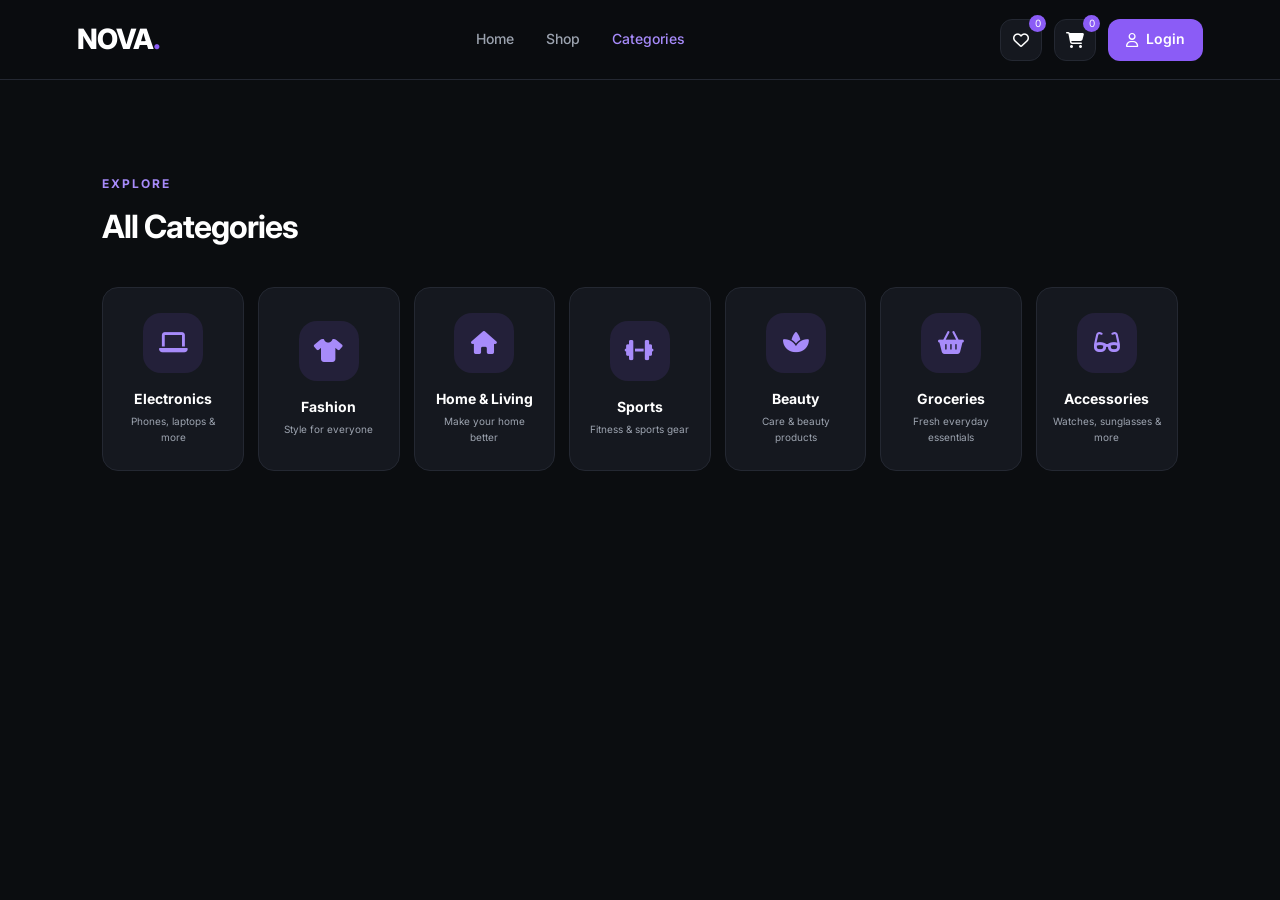
<file: index9.html>
<!doctype html>
<html lang="en">
  <head>
    <meta charset="UTF-8" />
    <meta name="viewport" content="width=device-width, initial-scale=1.0, maximum-scale=1.0, user-scalable=no" />
    <!-- أضف سطر أيقونة Favicon هنا -->
    <link
      rel="icon"
      href="data:image/svg+xml,<svg xmlns=%22http://www.w3.org/2000/svg%22 viewBox=%220 0 100 100%22><text y=%22.9em%22 font-size=%2290%22>🛒</text></svg>"
    />
    <title>Categories | NOVA STORE</title>
    <link rel="preconnect" href="https://fonts.googleapis.com" />
    <link rel="preconnect" href="https://fonts.gstatic.com" crossorigin />
    <link
      href="https://fonts.googleapis.com/css2?family=Inter:wght@400;500;600;700;800&display=swap"
      rel="stylesheet"
    />
    <link
      rel="stylesheet"
      href="https://cdnjs.cloudflare.com/ajax/libs/font-awesome/6.5.2/css/all.min.css"
    />
    <link rel="stylesheet" href="index.css" />
  </head>
  <body>
    <header class="navbar">
      <a href="index.html" class="logo">NOVA<span>.</span></a>
      <nav class="nav-links">
        <a href="index.html">Home</a>
        <a href="index4.html">Shop</a>
        <a href="index9.html" class="active">Categories</a>
        <a href="index2.html" class="login-btn mobile-login"
          ><i class="fa-regular fa-user"></i> Login</a
        >
      </nav>
      <div class="nav-actions">
        <a href="index5.html" class="icon-btn" title="Wishlist"
          ><i class="fa-regular fa-heart"></i
          ><span class="badge wishlist-count">0</span></a
        >
        <a href="index8.html" class="icon-btn" title="Cart"
          ><i class="fa-solid fa-cart-shopping"></i
          ><span class="badge cart-count">0</span></a
        >
        <a href="index2.html" class="login-btn desktop-login"
          ><i class="fa-regular fa-user"></i>Login</a
        >
        <button class="menu-btn" id="menuBtn" type="button">
          <i class="fa-solid fa-bars"></i>
        </button>
      </div>
    </header>

    <main>
      <section class="section">
        <div class="section-heading">
          <div>
            <span>EXPLORE</span>
            <h2>All Categories</h2>
          </div>
        </div>
        <div class="categories-grid cols-7">
          <a href="index7.html?category=Electronics" class="category-card"
            ><div class="category-icon"><i class="fa-solid fa-laptop"></i></div>
            <h3>Electronics</h3>
            <p>Phones, laptops & more</p></a
          >
          <a href="index7.html?category=Fashion" class="category-card"
            ><div class="category-icon"><i class="fa-solid fa-shirt"></i></div>
            <h3>Fashion</h3>
            <p>Style for everyone</p></a
          >
          <a
            href="index7.html?category=Home%20%26%20Living"
            class="category-card"
            ><div class="category-icon"><i class="fa-solid fa-house"></i></div>
            <h3>Home & Living</h3>
            <p>Make your home better</p></a
          >
          <a href="index7.html?category=Sports" class="category-card"
            ><div class="category-icon">
              <i class="fa-solid fa-dumbbell"></i>
            </div>
            <h3>Sports</h3>
            <p>Fitness & sports gear</p></a
          >
          <a href="index7.html?category=Beauty" class="category-card"
            ><div class="category-icon"><i class="fa-solid fa-spa"></i></div>
            <h3>Beauty</h3>
            <p>Care & beauty products</p></a
          >
          <a href="index7.html?category=Groceries" class="category-card"
            ><div class="category-icon">
              <i class="fa-solid fa-basket-shopping"></i>
            </div>
            <h3>Groceries</h3>
            <p>Fresh everyday essentials</p></a
          >
          <a href="index7.html?category=Accessories" class="category-card"
            ><div class="category-icon">
              <i class="fa-solid fa-glasses"></i>
            </div>
            <h3>Accessories</h3>
            <p>Watches, sunglasses & more</p></a
          >
        </div>
      </section>
    </main>

    <script src="product.js"></script>
    <script src="index.js"></script>
     <script src="no-zoom.js"></script>
  </body>
</html>
</file>
<file: index.css>
/* =========================
   RESET
========================= */

* {
  margin: 0;
  padding: 0;
  box-sizing: border-box;
}

:root {
  --bg: #0b0d10;
  --bg-secondary: #11141a;
  --card: #15181f;
  --border: #242832;

  --text: #ffffff;
  --text-secondary: #9ca3af;

  --primary: #8b5cf6;
  --primary-light: #a78bfa;

  --radius: 16px;
}

html {
  scroll-behavior: smooth;
  overflow-x: hidden;
}

body {
  background: var(--bg);
  color: var(--text);
  font-family: "Inter", sans-serif;
  line-height: 1.6;
}

a {
  color: inherit;
  text-decoration: none;
}

button,
input {
  font-family: inherit;
}

/* =========================
   NAVBAR
========================= */

.navbar {
  width: 100%;
  height: 80px;

  display: flex;
  align-items: center;
  justify-content: space-between;

  padding: 0 6%;

  border-bottom: 1px solid var(--border);

  background: rgba(11, 13, 16, 0.9);

  position: sticky;
  top: 0;
  z-index: 1000;

  backdrop-filter: blur(15px);
}

.logo {
  font-size: 28px;
  font-weight: 800;
  letter-spacing: -1px;
}

.logo span {
  color: var(--primary);
}

.nav-links {
  display: flex;
  gap: 32px;
}

.nav-links a {
  color: var(--text-secondary);
  font-size: 14px;
  font-weight: 500;

  transition: 0.3s;
}

.nav-links a:hover,
.nav-links a.active {
  color: var(--text);
}

.nav-links a.active {
  color: var(--primary-light);
}

.nav-actions {
  display: flex;
  align-items: center;
  gap: 12px;
}

.icon-btn {
  width: 42px;
  height: 42px;

  border: 1px solid var(--border);
  border-radius: 12px;

  background: var(--card);
  color: var(--text);

  display: flex;
  align-items: center;
  justify-content: center;

  cursor: pointer;

  position: relative;

  transition: 0.3s;
}

.icon-btn:hover {
  border-color: var(--primary);
  color: var(--primary-light);
}

.badge {
  position: absolute;

  top: -5px;
  right: -5px;

  width: 17px;
  height: 17px;

  border-radius: 50%;

  background: var(--primary);
  color: white;

  font-size: 10px;

  display: flex;
  align-items: center;
  justify-content: center;
}

.login-btn {
  height: 42px;

  padding: 0 18px;

  border-radius: 12px;

  background: var(--primary);

  font-size: 14px;
  font-weight: 600;

  display: flex;
  align-items: center;
  gap: 8px;

  transition: 0.3s;
}

.login-btn:hover {
  background: var(--primary-light);
  transform: translateY(-2px);
}

/* ===== LOGGED-IN PROFILE STATE ===== */
.login-btn.logged-in {
  cursor: pointer;
  padding: 0 18px;
}



.logout-icon {
  display: flex;
  align-items: center;
  justify-content: center;
  width: 28px;
  height: 28px;
  border-radius: 8px;
  background: rgba(0, 0, 0, 0.18);
  cursor: pointer;
  transition: 0.3s;
}

.logout-icon:hover {
  background: #ef4444;
  color: white;
}

.menu-btn {
  display: none;

  width: 42px;
  height: 42px;

  border: 1px solid var(--border);
  border-radius: 12px;

  background: var(--card);
  color: white;

  cursor: pointer;
}

/* =========================
   HERO
========================= */

.hero {
  min-height: 680px;
  padding: 90px 8%;
  display: grid;
  grid-template-columns: 1fr 1fr;
  align-items: center;
  gap: 60px;
  overflow: hidden;
  position: relative;

  background:
    linear-gradient(
      120deg,
      rgba(11, 13, 16, 0.94) 35%,
      rgba(11, 13, 16, 0.75) 65%,
      rgba(11, 13, 16, 0.55) 100%
    ),
    url("hero-bg.png");

  background-size: cover;
  background-position: center;
}

/* =========================
   MOBILE
========================= */

@media (max-width: 800px) {
  .hero {
    min-height: 100vh;
    padding: 100px 6% 60px;

    background:
      linear-gradient(
        180deg,
        rgba(11, 13, 16, 0.65) 0%,
        rgba(11, 13, 16, 0.85) 55%,
        rgba(11, 13, 16, 1) 100%
      ),
      url("hero-bg.png");

    background-size: 100% auto;
    background-position: top center;
    background-repeat: no-repeat;

    width: 100%;
  }
}

.hero-label,
.section-heading span,
.why-content > span,
.newsletter span {
  color: var(--primary-light);

  font-size: 12px;
  font-weight: 700;

  letter-spacing: 2px;
}

.hero h1 {
  margin-top: 18px;

  font-size: clamp(48px, 6vw, 78px);

  line-height: 1.05;
  letter-spacing: -4px;
}

.hero h1 span {
  display: block;
  color: var(--primary);
}

.hero-content > p {
  max-width: 620px;
  margin-top: 25px;
  color: var(--text-secondary);
  font-size: 20px;
  line-height: 1.7;
}

.hero-buttons {
  display: flex;
  flex-wrap: wrap;
  gap: 14px;
  margin-top: 35px;
}
@media (max-width: 800px) {
  .product-actions {
    flex-direction: column;
  }

  .product-actions .add-cart,
  .wishlist-detail-btn {
    width: 100%;
  }

  .product-actions .add-cart {
    height: 70px;
    font-size: 20px;
  }

  .wishlist-detail-btn {
    height: 60px;
  }

  .product-details-info h1 {
    font-size: 26px;
  }
}

/* ===== BUTTONS (base styles) ===== */
.primary-btn,
.secondary-btn {
  display: inline-flex;
  align-items: center;
  justify-content: center;
  gap: 10px;
  height: 52px;
  padding: 0 28px;
  border: 1px solid transparent;
  border-radius: 14px;
  color: #fff;
  font-family: inherit;
  font-size: 15px;
  font-weight: 600;
  white-space: nowrap;
  cursor: pointer;
  transition: 0.3s;
}

.primary-btn {
  background: var(--primary);
}

.primary-btn:hover {
  background: var(--primary-light);
  transform: translateY(-3px);
}

.secondary-btn {
  border-color: var(--border);
  background: rgba(21, 24, 31, 0.75);
  backdrop-filter: blur(6px);
}

.secondary-btn:hover {
  border-color: var(--primary);
  transform: translateY(-3px);
}

.hero-stats {
  display: flex;
  gap: 45px;

  margin-top: 55px;
}

.hero-stats div {
  display: flex;
  flex-direction: column;
}

.hero-stats strong {
  font-size: 25px;
}

.hero-stats span {
  color: var(--text-secondary);
  font-size: 12px;
}

/* =========================
   HERO VISUAL
========================= */

.hero-image {
  min-height: 500px;

  position: relative;

  display: flex;
  align-items: center;
  justify-content: center;
}

.glow {
  width: 350px;
  height: 350px;

  border-radius: 50%;

  background: var(--primary);

  filter: blur(100px);

  opacity: 0.2;

  position: absolute;
}

.product-showcase {
  width: 330px;
  height: 400px;

  border: 1px solid #303541;
  border-radius: 35px;

  background: linear-gradient(145deg, #1c2028, #0e1014);

  box-shadow: 0 30px 80px rgba(0, 0, 0, 0.5);

  display: flex;
  flex-direction: column;
  align-items: center;
  justify-content: center;

  position: relative;
  z-index: 2;
}

.product-showcase i {
  font-size: 110px;
  color: var(--primary);
}

.product-showcase span {
  margin-top: 25px;

  font-size: 32px;
  font-weight: 800;
  letter-spacing: 5px;
}

.floating-card {
  position: absolute;
  z-index: 3;

  padding: 15px 18px;

  background: rgba(21, 24, 31, 0.9);

  border: 1px solid var(--border);
  border-radius: 14px;

  backdrop-filter: blur(10px);

  display: flex;
  align-items: center;
  gap: 12px;

  box-shadow: 0 15px 35px rgba(0, 0, 0, 0.3);
}

.floating-card > i {
  color: var(--primary-light);
  font-size: 20px;
}

.floating-card div {
  display: flex;
  flex-direction: column;
}

.floating-card strong {
  font-size: 12px;
}

.floating-card span {
  color: var(--text-secondary);
  font-size: 10px;
}

.card-one {
  top: 80px;
  left: 0;
}

.card-two {
  bottom: 80px;
  right: 0;
}

/* =========================
   SECTIONS
========================= */

.section {
  padding: 90px 8%;
}

.section-heading {
  display: flex;
  justify-content: space-between;
  align-items: end;

  margin-bottom: 35px;
}

.section-heading h2 {
  margin-top: 5px;

  font-size: 32px;
  letter-spacing: -1px;
}

.section-heading > a {
  color: var(--primary-light);

  font-size: 13px;
  font-weight: 600;

  display: flex;
  gap: 8px;
  align-items: center;
}

/* =========================
   CATEGORIES
========================= */

.categories-grid {
  display: grid;

  grid-template-columns: repeat(6, 1fr);

  gap: 14px;
}

.category-card {
  min-height: 180px;

  padding: 25px 15px;

  border: 1px solid var(--border);
  border-radius: var(--radius);

  background: var(--card);

  display: flex;
  flex-direction: column;
  align-items: center;
  justify-content: center;

  text-align: center;

  transition: 0.3s;
}

.category-card:hover {
  transform: translateY(-6px);
  border-color: var(--primary);
}

.category-icon {
  width: 60px;
  height: 60px;

  border-radius: 18px;

  background: rgba(139, 92, 246, 0.12);

  color: var(--primary-light);

  display: flex;
  align-items: center;
  justify-content: center;

  font-size: 23px;

  margin-bottom: 15px;
}

.category-card h3 {
  font-size: 14px;
}

.category-card p {
  color: var(--text-secondary);

  font-size: 10px;

  margin-top: 3px;
}

/* =========================
   PRODUCTS
========================= */

.products-grid {
  display: grid;

  grid-template-columns: repeat(4, 1fr);

  gap: 20px;
}

.product-card {
  background: var(--card);

  border: 1px solid var(--border);

  border-radius: var(--radius);

  overflow: hidden;

  transition: 0.3s;
}

.product-card:hover {
  transform: translateY(-6px);
  border-color: #343946;
}

.product-image {
  height: 270px;

  background: #101319;

  display: flex;
  align-items: center;
  justify-content: center;

  position: relative;
}

.product-placeholder {
  font-size: 80px;
  color: var(--primary);
}

.product-tag {
  position: absolute;

  top: 14px;
  left: 14px;

  padding: 5px 9px;

  border-radius: 6px;

  background: var(--primary);

  font-size: 9px;
  font-weight: 700;
}

.product-tag.sale {
  background: #e55b5b;
}

.wishlist-btn {
  position: absolute;

  top: 12px;
  right: 12px;

  width: 35px;
  height: 35px;

  border: 1px solid var(--border);
  border-radius: 9px;

  background: rgba(11, 13, 16, 0.8);

  color: white;

  cursor: pointer;
}

.wishlist-btn:hover {
  color: var(--primary-light);
}

.product-info {
  padding: 18px;
}

.product-category {
  color: var(--text-secondary);

  font-size: 10px;
  text-transform: uppercase;
}

.product-info h3 {
  margin-top: 5px;

  font-size: 15px;
}

.rating {
  margin-top: 8px;

  display: flex;
  gap: 5px;
  align-items: center;

  font-size: 11px;
}

.rating i {
  color: #f5c542;
}

.rating small {
  color: var(--text-secondary);
}

.product-bottom {
  margin-top: 18px;

  display: flex;
  justify-content: space-between;
  align-items: center;
}

.product-bottom strong {
  font-size: 19px;
}

.add-cart {
  width: 40px;
  height: 40px;

  border: none;
  border-radius: 10px;

  background: var(--primary);

  color: white;

  cursor: pointer;

  transition: 0.3s;
}

.add-cart:hover {
  background: var(--primary-light);
  transform: scale(1.05);
}

/* =========================
   WHY NOVA
========================= */

.why-section {
  padding: 90px 8%;

  background: var(--bg-secondary);

  border-top: 1px solid var(--border);
  border-bottom: 1px solid var(--border);

  display: grid;

  grid-template-columns: 0.8fr 1.2fr;

  gap: 80px;

  align-items: center;
}

.why-content h2 {
  margin-top: 10px;

  font-size: 42px;
  line-height: 1.1;
}

.why-content p {
  max-width: 450px;

  margin-top: 20px;

  color: var(--text-secondary);
}

.features-grid {
  display: grid;

  grid-template-columns: repeat(2, 1fr);

  gap: 15px;
}

.feature {
  padding: 25px;

  border: 1px solid var(--border);

  border-radius: var(--radius);

  background: var(--card);
}

.feature i {
  color: var(--primary-light);
  font-size: 25px;
}

.feature h3 {
  margin-top: 15px;

  font-size: 15px;
}

.feature p {
  color: var(--text-secondary);

  font-size: 12px;

  margin-top: 5px;
}

/* =========================
   NEWSLETTER
========================= */

.newsletter {
  margin: 90px 8%;

  padding: 50px;

  border: 1px solid var(--border);

  border-radius: 25px;

  background:
    radial-gradient(circle at right, rgba(139, 92, 246, 0.15), transparent 45%),
    var(--card);

  display: flex;

  justify-content: space-between;

  align-items: center;

  gap: 30px;
}

.newsletter h2 {
  margin-top: 5px;

  font-size: 32px;
}

.newsletter p {
  color: var(--text-secondary);

  font-size: 13px;

  margin-top: 5px;
}

.newsletter form {
  display: flex;

  min-width: 400px;

  border: 1px solid var(--border);

  border-radius: 12px;

  overflow: hidden;

  background: var(--bg);
}

.newsletter input {
  width: 100%;

  border: none;
  outline: none;

  background: transparent;

  color: white;

  padding: 0 16px;
  min-height: 56px;
 font-size: 15px;
}

.newsletter button {
  border: none;

  padding: 0 20px;

  background: var(--primary);

  color: white;

  font-weight: 600;

  cursor: pointer;
}

/* =========================
   FOOTER
========================= */

.footer {
  padding: 70px 8% 25px;

  border-top: 1px solid var(--border);
}

.footer-grid {
  display: grid;

  grid-template-columns: 2fr 1fr 1fr 1fr;

  gap: 50px;
}

.footer-brand p {
  max-width: 320px;

  color: var(--text-secondary);

  font-size: 13px;

  margin-top: 15px;
}

.socials {
  display: flex;

  gap: 10px;

  margin-top: 20px;
}

.socials a {
  width: 38px;
  height: 38px;

  border: 1px solid var(--border);

  border-radius: 10px;

  display: flex;
  align-items: center;
  justify-content: center;

  color: var(--text-secondary);

  transition: 0.3s;
}

.socials a:hover {
  color: var(--primary-light);
  border-color: var(--primary);
}

.footer-column {
  display: flex;
  flex-direction: column;

  gap: 10px;
}

.footer-column h3 {
  margin-bottom: 8px;

  font-size: 14px;
}

.footer-column a {
  color: var(--text-secondary);

  font-size: 12px;

  transition: 0.3s;
}

.footer-column a:hover {
  color: white;
}

.footer-bottom {
  margin-top: 60px;

  padding-top: 20px;

  border-top: 1px solid var(--border);

  display: flex;
  justify-content: space-between;

  color: var(--text-secondary);

  font-size: 11px;
}

/* =========================
   RESPONSIVE
========================= */

@media (max-width: 1100px) {
  .nav-links {
    gap: 18px;
  }

  .categories-grid {
    grid-template-columns: repeat(3, 1fr);
  }

  .products-grid {
    grid-template-columns: repeat(2, 1fr);
  }

  .hero {
    padding: 70px 6%;
  }

  .section {
    padding: 70px 6%;
  }

  .why-section {
    padding: 70px 6%;
  }

  .newsletter {
    margin: 70px 6%;
  }

  .footer {
    padding-left: 6%;
    padding-right: 6%;
  }
}

@media (max-width: 800px) {
  .nav-links {
    display: none;

    position: absolute;

    top: 80px;
    left: 0;

    width: 100%;

    padding: 20px;

    background: var(--bg-secondary);

    border-bottom: 1px solid var(--border);

    flex-direction: column;

    gap: 18px;
  }

  .nav-links.show {
    display: flex;
  }

  .menu-btn {
    display: block;
  }

  .login-btn {
    display: none;
  }

  .hero {
    grid-template-columns: 1fr;

    text-align: center;

    padding-top: 60px;
  }

  .hero-content > p {
    margin-left: auto;
    margin-right: auto;
  }

  .hero-buttons {
    justify-content: center;
  }

  .hero-stats {
    justify-content: center;
  }

  .hero-image {
    min-height: 420px;
  }

  .why-section {
    grid-template-columns: 1fr;
  }

  .newsletter {
    flex-direction: column;
    align-items: flex-start;
  }

  .newsletter form {
    width: 100%;
    min-width: 0;
    height: 50px;
  }

  .footer-grid {
    grid-template-columns: 1fr 1fr;
  }
}
.newsletter form {
  width: 100%;
  min-width: 0;
  height: auto;   /* كان 50px */
}

@media (max-width: 500px) {
  .navbar {
    padding: 0 4%;
  }

  .logo {
    font-size: 24px;
  }

  .nav-actions {
    gap: 6px;
  }

  .icon-btn {
    width: 38px;
    height: 38px;
  }

  .hero {
    padding: 50px 5%;
  }

  .hero h1 {
    font-size: 45px;
    letter-spacing: -2px;
  }

  .hero-buttons {
    flex-direction: column;
  }

  .primary-btn,
  .secondary-btn {
    justify-content: center;
  }

  .hero-stats {
    gap: 20px;
  }

  .categories-grid {
    grid-template-columns: repeat(2, 1fr);
  }

  .products-grid {
    grid-template-columns: 1fr;
  }

  .section-heading h2 {
    font-size: 25px;
  }

  .section-heading > a {
    font-size: 11px;
  }

  .why-content h2 {
    font-size: 32px;
  }

  .features-grid {
    grid-template-columns: 1fr;
  }

  .newsletter {
    margin: 50px 5%;
    padding: 30px 20px;
  }

  .newsletter h2 {
    font-size: 25px;
  }

 .newsletter form {
  flex-direction: column;
  border: none;
  gap: 16px;
  background: transparent;
  width: 100%;
}

.newsletter input {
  height: 58px;
  font-size: 16px;
  padding: 0 20px;
  background: var(--bg);
  border: 1px solid var(--border);
  border-radius: 16px;
}

.newsletter button {
  height: 58px;
  font-size: 17px;
  border-radius: 16px;
  display: flex;
  align-items: center;
  justify-content: center;
  gap: 10px;
}

  .footer {
    padding-left: 5%;
    padding-right: 5%;
  }

  .footer-grid {
    grid-template-columns: 1fr;
  }

  .footer-bottom {
    flex-direction: column;
    gap: 8px;
  }
}

/* =========================
   ADDED FEATURES
========================= */

.product-card-image {
  width: 100%;
  height: 100%;
  object-fit: cover;
  display: block;
  transition: 0.35s ease;
}

.product-card:hover .product-card-image {
  transform: scale(1.04);
}

.product-link-image {
  display: block;
  width: 100%;
  height: 100%;
  color: inherit;
  text-decoration: none;
}

.cart-drawer-overlay {
  position: fixed;
  inset: 0;
  background: rgba(0, 0, 0, 0.65);
  z-index: 3000;
  opacity: 0;
  visibility: hidden;
  transition: 0.3s ease;
}

.cart-drawer-overlay.show {
  opacity: 1;
  visibility: visible;
}

.cart-drawer {
  position: absolute;
  top: 0;
  right: 0;
  width: min(430px, 94vw);
  height: 100%;
  background: var(--bg-secondary);
  border-left: 1px solid var(--border);
  padding: 25px;
  display: flex;
  flex-direction: column;
  transform: translateX(100%);
  transition: 0.35s ease;
}

.cart-drawer-overlay.show .cart-drawer {
  transform: translateX(0);
}

.cart-drawer-header {
  display: flex;
  align-items: center;
  justify-content: space-between;
  padding-bottom: 20px;
  border-bottom: 1px solid var(--border);
}

.cart-drawer-header span {
  color: var(--primary-light);
  font-size: 10px;
  letter-spacing: 2px;
  font-weight: 700;
}

.cart-drawer-header h2 {
  margin-top: 3px;
  font-size: 24px;
}

.cart-drawer-close {
  width: 40px;
  height: 40px;
  border: 1px solid var(--border);
  border-radius: 10px;
  background: var(--card);
  color: white;
  cursor: pointer;
}

.cart-drawer-items {
  flex: 1;
  overflow-y: auto;
  padding: 20px 0;
  scrollbar-width: none; /* Firefox */
  -ms-overflow-style: none; /* IE / Edge */
}

.cart-drawer-items::-webkit-scrollbar {
  display: none; /* Chrome, Safari, Opera */
}

.cart-drawer-item {
  display: grid;
  grid-template-columns: 45px 1fr auto;
  gap: 12px;
  align-items: center;
  padding: 14px 0;
  border-bottom: 1px solid var(--border);
}

.cart-drawer-item-icon {
  width: 45px;
  height: 45px;
  border-radius: 10px;
  background: rgba(139, 92, 246, 0.12);
  color: var(--primary-light);
  display: flex;
  align-items: center;
  justify-content: center;
}

.cart-drawer-item-info {
  display: flex;
  flex-direction: column;
  gap: 2px;
}

.cart-drawer-item-info strong {
  font-size: 13px;
}

.cart-drawer-item-info span,
.cart-drawer-item > strong {
  color: var(--text-secondary);
  font-size: 11px;
}

.cart-drawer-footer {
  border-top: 1px solid var(--border);
  padding-top: 18px;
}

.cart-drawer-total {
  display: flex;
  justify-content: space-between;
  align-items: center;
  margin-bottom: 15px;
}

.cart-drawer-total strong {
  font-size: 21px;
}

.cart-drawer-checkout {
  width: 100%;
  justify-content: center;
}

.cart-empty {
  min-height: 300px;
  display: flex;
  flex-direction: column;
  align-items: center;
  justify-content: center;
  text-align: center;
  color: var(--text-secondary);
}

.cart-empty i {
  font-size: 50px;
  color: var(--primary-light);
  margin-bottom: 15px;
}

.cart-empty h3 {
  color: var(--text);
}

@media (max-width: 500px) {
  .cart-drawer {
    padding: 20px;
  }
}

/* =========================
   AUTH PAGE
========================= */

.auth-page {
  min-height: 100vh;
  display: flex;
  align-items: center;
  justify-content: center;
  padding: 40px 20px;
  background:
    radial-gradient(
      circle at top right,
      rgba(139, 92, 246, 0.12),
      transparent 35%
    ),
    var(--bg);
}

.auth-card {
  width: min(480px, 100%);
  padding: 38px;
  background: var(--card);
  border: 1px solid var(--border);
  border-radius: 24px;
  box-shadow: 0 25px 70px rgba(0, 0, 0, 0.4);
}

.auth-logo {
  display: inline-block;
  margin-bottom: 35px;
}

.auth-heading span {
  color: var(--primary-light);
  font-size: 11px;
  font-weight: 700;
  letter-spacing: 2px;
}

.auth-heading h1 {
  margin-top: 8px;
  font-size: 32px;
  line-height: 1.15;
}

.auth-heading p {
  color: var(--text-secondary);
  font-size: 13px;
  margin-top: 10px;
}

.auth-form {
  margin-top: 28px;
  display: flex;
  flex-direction: column;
  gap: 18px;
}

.auth-form label {
  color: var(--text);
  font-size: 12px;
  font-weight: 600;
}

.auth-form input {
  width: 100%;
  height: 50px;
  margin-top: 8px;
  padding: 0 14px;
  border: 1px solid var(--border);
  border-radius: 11px;
  outline: none;
  background: var(--bg);
  color: white;
}

.auth-form input:focus {
  border-color: var(--primary);
}

.otp-row {
  display: grid;
  grid-template-columns: 1fr 115px;
  gap: 8px;
}

.otp-btn {
  margin-top: 8px;
  border: 1px solid var(--border);
  border-radius: 11px;
  background: var(--card);
  color: var(--text);
  cursor: pointer;
}

.otp-btn:hover {
  border-color: var(--primary);
  color: var(--primary-light);
}

.auth-form small {
  display: block;
  margin-top: 7px;
  color: var(--text-secondary);
  font-size: 10px;
}

.auth-form small.show-otp {
  color: var(--primary-light);
}

.auth-submit {
  width: 100%;
  justify-content: center;
  border: none;
  color: white;
  cursor: pointer;
}

.login-message {
  min-height: 18px;
  font-size: 12px;
  text-align: center;
}

.login-message.error {
  color: #f87171;
}

.login-message.success {
  color: #4ade80;
}

.back-home {
  display: flex;
  align-items: center;
  justify-content: center;
  gap: 8px;
  margin-top: 22px;
  color: var(--text-secondary);
  font-size: 12px;
}

.back-home:hover {
  color: var(--primary-light);
}

.category-page .section-heading {
  align-items: center;
}

#categoryDescription {
  color: var(--text-secondary);
  font-size: 13px;
  margin-top: 7px;
}

/* =========================
   LOGIN BUTTON: desktop vs mobile
========================= */
.mobile-login {
  display: none;
}

@media (max-width: 800px) {
  .desktop-login {
    display: none;
  }

  .nav-links {
    align-items: center;
  }

  .mobile-login {
    display: flex;
    justify-content: center;
    margin-top: 6px;
    width: 100%;
  }
}
/* =========================
   SHOP PAGE — BRAND BANNER
========================= */
.brand-banner {
  padding: 70px 8% 40px;
  text-align: center;
  border-bottom: 1px solid var(--border);
  background: radial-gradient(
    circle at top,
    rgba(139, 92, 246, 0.12),
    transparent 55%
  );
}

.brand-banner span {
  color: var(--primary-light);
  font-size: 12px;
  font-weight: 700;
  letter-spacing: 2px;
}

.brand-banner h1 {
  max-width: 820px;
  margin: 14px auto 0;
  color: var(--text);
  font-size: clamp(30px, 4.2vw, 46px);
  font-weight: 800;
  line-height: 1.15;
  letter-spacing: -1px;
}

/* الباراجراف بتاع About — تتحكم فيه من هنا */
.brand-banner p {
  max-width: 720px;
  margin: 22px auto 0;
  color: #c4c9d4;
  font-family: "Noto Sans Arabic", sans-serif;
  font-size: 17px;
  font-weight: 400;
  line-height: 2;
  direction: rtl;
  text-align: center;
}
@media (max-width: 500px) {
  .brand-banner p { font-size: 20px;
     line-height: 1.9; }
}

/* =========================
   SHOP PAGE — FILTERS
========================= */
.shop-filters {
  display: flex;
  flex-wrap: wrap;
  gap: 14px;
  align-items: center;
  margin-bottom: 30px;
}

.shop-filters input,
.shop-filters select {
  height: 46px;
  padding: 0 14px;
  border: 1px solid var(--border);
  border-radius: 10px;
  background: var(--card);
  color: var(--text);
  outline: none;
}

.shop-filters input {
  flex: 1;
  min-width: 200px;
}

.shop-filters select {
  cursor: pointer;
}

.shop-filters input:focus,
.shop-filters select:focus {
  border-color: var(--primary);
}

.result-count {
  color: var(--text-secondary);
  font-size: 13px;
  white-space: nowrap;
}

@media (max-width: 600px) {
  .shop-filters {
    flex-direction: column;
    align-items: stretch;
  }
  .shop-filters input,
  .shop-filters select {
    width: 100%;
  }
}

/* ===== TOAST ===== */
.toast-container {
  position: fixed;
  bottom: 24px;
  right: 24px;
  display: flex;
  flex-direction: column;
  gap: 10px;
  z-index: 5000;
}
.toast {
  display: flex;
  align-items: center;
  gap: 10px;
  padding: 14px 18px;
  background: var(--card);
  border: 1px solid var(--border);
  border-left: 4px solid var(--primary);
  border-radius: 12px;
  box-shadow: 0 15px 40px rgba(0, 0, 0, 0.4);
  color: var(--text);
  font-size: 13px;
  font-weight: 600;
  transform: translateX(130%);
  opacity: 0;
  transition: 0.35s ease;
}
.toast.show {
  transform: translateX(0);
  opacity: 1;
}
.toast i {
  color: var(--primary-light);
  font-size: 16px;
}

/* ===== WISHLIST HEART ACTIVE ===== */
.wishlist-btn i.fa-solid {
  color: #ef4444;
}

/* ===== CART PAGE ===== */
.cart-page {
  display: grid;
  grid-template-columns: 1fr 340px;
  gap: 30px;
  align-items: start;
}
.cart-page-list {
  display: flex;
  flex-direction: column;
  gap: 16px;
}
.cart-page-item {
  display: grid;
  grid-template-columns: 55px 1fr auto auto;
  gap: 16px;
  align-items: center;
  padding: 18px;
  background: var(--card);
  border: 1px solid var(--border);
  border-radius: var(--radius);
}
.cart-page-item-icon {
  width: 55px;
  height: 55px;
  border-radius: 12px;
  background: rgba(139, 92, 246, 0.12);
  color: var(--primary-light);
  display: flex;
  align-items: center;
  justify-content: center;
  font-size: 22px;
}
.cart-page-item-info strong {
  font-size: 14px;
}
.cart-page-item-info span {
  color: var(--text-secondary);
  font-size: 12px;
}
.qty-stepper {
  display: flex;
  align-items: center;
  gap: 10px;
  border: 1px solid var(--border);
  border-radius: 10px;
  padding: 4px 10px;
}
.qty-stepper button {
  width: 26px;
  height: 26px;
  border: none;
  background: var(--bg-secondary);
  color: white;
  border-radius: 6px;
  cursor: pointer;
  font-size: 15px;
}
.cart-remove-btn {
  width: 38px;
  height: 38px;
  border: 1px solid var(--border);
  border-radius: 10px;
  background: transparent;
  color: #f87171;
  cursor: pointer;
}
.cart-page-summary {
  background: var(--card);
  border: 1px solid var(--border);
  border-radius: var(--radius);
  padding: 24px;
  position: sticky;
  top: 100px;
}
.summary-total {
  display: flex;
  justify-content: space-between;
  font-size: 19px;
  font-weight: 700;
  margin: 16px 0;
  padding-top: 16px;
  border-top: 1px solid var(--border);
}
.order-now-btn {
  width: 100%;
  justify-content: center;
}
.order-now-btn.disabled {
  opacity: 0.4;
  pointer-events: none;
}

@media (max-width: 800px) {
  .cart-page {
    grid-template-columns: 1fr;
  }
  .cart-page-item {
    grid-template-columns: 45px 1fr;
    row-gap: 12px;
  }
  .qty-stepper,
  .cart-remove-btn {
    grid-column: 2;
    justify-self: start;
  }
}

/* ===== CHECKOUT PAGE ===== */
.checkout-page {
  display: grid;
  grid-template-columns: 1fr 360px;
  gap: 30px;
  padding: 60px 8%;
}
.checkout-form {
  display: flex;
  flex-direction: column;
  gap: 18px;
  background: var(--card);
  border: 1px solid var(--border);
  border-radius: var(--radius);
  padding: 30px;
}
.checkout-form label {
  font-size: 12px;
  font-weight: 600;
}
.checkout-form input,
.checkout-form select {
  width: 100%;
  height: 48px;
  margin-top: 8px;
  padding: 0 14px;
  border: 1px solid var(--border);
  border-radius: 10px;
  background: var(--bg);
  color: white;
  outline: none;
}
.checkout-form input:focus {
  border-color: var(--primary);
}
.order-summary {
  background: var(--card);
  border: 1px solid var(--border);
  border-radius: var(--radius);
  padding: 24px;
  height: fit-content;
  position: sticky;
  top: 100px;
}
.order-summary-item {
  display: flex;
  justify-content: space-between;
  font-size: 13px;
  color: var(--text-secondary);
  padding: 8px 0;
  border-bottom: 1px solid var(--border);
}
@media (max-width: 900px) {
  .checkout-page {
    grid-template-columns: 1fr;
  }
}

/* ===== FLOATING CARDS ANIMATION (Hero) ===== */
.floating-card {
  animation: floatCard 3.5s ease-in-out infinite;
}
.card-one {
  animation-delay: 0s;
}
.card-two {
  animation-delay: 1.2s;
}

@keyframes floatCard {
  0%,
  100% {
    transform: translateY(0);
  }
  50% {
    transform: translateY(-14px);
  }
}

/* ===== FEATURE BOXES ANIMATION (Why Nova) ===== */
.feature {
  animation: floatFeature 4s ease-in-out infinite;
}
.features-grid .feature:nth-child(1) {
  animation-delay: 0s;
}
.features-grid .feature:nth-child(2) {
  animation-delay: 0.5s;
}
.features-grid .feature:nth-child(3) {
  animation-delay: 1s;
}
.features-grid .feature:nth-child(4) {
  animation-delay: 1.5s;
}

@keyframes floatFeature {
  0%,
  100% {
    transform: translateY(0);
  }
  50% {
    transform: translateY(-8px);
  }
}

.feature:hover,
.floating-card:hover {
  animation-play-state: paused;
}

/* ===== SCROLL TO TOP BUTTON ===== */
.scroll-top-btn {
  position: fixed;
  left: 22px;
  bottom: 30px;
  width: 48px;
  height: 48px;
  border: 1px solid var(--border);
  border-radius: 50%;
  background: var(--primary);
  color: white;
  display: flex;
  align-items: center;
  justify-content: center;
  font-size: 18px;
  cursor: pointer;
  z-index: 4000;
  box-shadow: 0 12px 30px rgba(139, 92, 246, 0.4);

  opacity: 0;
  visibility: hidden;
  transform: translateY(15px);
  transition: 0.3s ease;
}

.scroll-top-btn.show {
  opacity: 1;
  visibility: visible;
  transform: translateY(0);
}

.scroll-top-btn:hover {
  background: var(--primary-light);
  transform: translateY(-4px);
}

@media (max-width: 500px) {
  .scroll-top-btn {
    left: 14px;
    bottom: 20px;
    width: 42px;
    height: 42px;
    font-size: 16px;
  }
}

/* ===== FLOATING CARDS + FEATURES: unified hover like other cards ===== */
.floating-card,
.feature {
  transition:
    transform 0.3s,
    border-color 0.3s;
}

.floating-card:hover {
  animation-play-state: paused;
  transform: translateY(-8px);
  border-color: var(--primary);
}

.feature:hover {
  animation-play-state: paused;
  transform: translateY(-8px);
  border-color: var(--primary);
}

/* =========================
   PRODUCT DETAILS PAGE
========================= */

body {
  overflow-x: clip; /* clip (not hidden) so the sticky navbar keeps working */
}

.product-details-container {
  display: grid;
  grid-template-columns: 0.9fr 1.1fr;
  gap: 50px;
  padding: 70px 8% 100px;
  align-items: start;
}

.product-detail-image {
  position: relative;
  height: 460px;
  border-radius: var(--radius);
  border: 1px solid var(--border);
  background: linear-gradient(160deg, #1c2028, #0e1014);
  display: flex;
  align-items: center;
  justify-content: center;
  box-shadow: 0 30px 80px rgba(0, 0, 0, 0.5);
}

.product-detail-image i {
  font-size: 130px;
  color: var(--primary);
}

.product-back-link {
  justify-content: flex-start;
  margin-bottom: 18px;
}

.product-details-info h1 {
  font-size: 34px;
  margin: 8px 0 4px;
  letter-spacing: -0.5px;
  line-height: 1.15;
}

.product-price {
  font-size: 30px;
  font-weight: 800;
  color: var(--primary-light);
  margin: 18px 0;
}

.product-description {
  color: var(--text-secondary);
  font-size: 14px;
  line-height: 1.8;
  margin-bottom: 14px;
}

.product-actions {
  display: flex;
  gap: 14px;
  margin-top: 25px;
}

.product-actions .add-cart {
  flex: 1;
  height: 54px;
  justify-content: center;
  font-size: 14px;
  white-space: nowrap;
}

.wishlist-detail-btn {
  height: 54px;
  flex-shrink: 0;
  border: 1px solid var(--border);
  border-radius: 12px;
  background: var(--card);
  color: #ef4444;
  font-size: 14px;
  font-weight: 600;
  cursor: pointer;
  transition: 0.3s;
  display: flex;
  align-items: center;
  justify-content: center;
  gap: 8px;
  padding: 0 22px;
  white-space: nowrap;
}

.wishlist-detail-btn i {
  font-size: 17px;
}

.wishlist-detail-btn:hover {
  border-color: var(--primary);
  transform: translateY(-2px);
}

@media (max-width: 800px) {
  .product-details-container {
    grid-template-columns: 1fr;
    padding: 50px 6% 70px;
  }
  .product-detail-image {
    height: 320px;
  }
  .product-detail-image i {
    font-size: 90px;
  }
}

/* ===== ADD TO CART: tablet + mobile ===== */
@media (max-width: 1024px) {
  .product-actions .add-cart {
    height: 80px;
    font-size: 18px;
  }
}
/* ===== DRAWER: secondary button + order now spacing ===== */
.cart-drawer-footer {
  display: flex;
  flex-direction: column;
  gap: 10px;
}

.cart-drawer-checkout,
.cart-drawer-view {
  width: 100%;
  justify-content: center;
}

.cart-drawer-view {
  height: 48px;
}

.product-image,
.product-detail-image,
.cart-page-item-icon,
.cart-drawer-item-icon {
  overflow: hidden;
}

.product-img,
.product-detail-img,
.cart-page-item-icon img,
.cart-drawer-item-icon img {
  width: 100%;
  height: 100%;
  object-fit: cover;
  display: block;
}
/* HOME: hero image behind navbar */
body.home .navbar {
  background: transparent;
  border-bottom-color: transparent;
  backdrop-filter: none;
  transition: background 0.3s, border-color 0.3s;
}

body.home .navbar.scrolled {
  background: rgba(11, 13, 16, 0.9);
  border-bottom-color: var(--border);
  backdrop-filter: blur(15px);
}

body.home .hero {
  margin-top: -80px;   /* ارتفاع الـ navbar */
  padding-top: 170px;
}

@media (max-width: 800px) {
  body.home .hero {
    padding-top: 140px;
  }
}

/* =========================================================
   FIXES & RESPONSIVE POLISH
========================================================= */

/* login button inside mobile menu keeps white text */
.nav-links a.login-btn {
  color: #fff;
}

/* hero visual never overflows small screens */
.product-showcase {
  width: min(330px, 100%);
}
@media (max-width: 500px) {
  .hero-image {
    min-height: 380px;
  }
  .product-showcase {
    height: 330px;
  }
  .card-one {
    top: 20px;
    left: 0;
  }
  .card-two {
    bottom: 20px;
    right: 0;
  }
  .hero-buttons {
    width: 100%;
  }
  .hero-buttons .primary-btn,
  .hero-buttons .secondary-btn {
    width: 100%;
  }
}

/* mobile hero: use the real visible height on phones */
@media (max-width: 800px) {
  .hero {
    min-height: 100svh;
  }
}

/* categories page has 7 cards: show them in one row on wide screens */
@media (min-width: 1101px) {
  .categories-grid.cols-7 {
    grid-template-columns: repeat(7, 1fr);
  }
}
@media (max-width: 1100px) and (min-width: 501px) {
  .categories-grid {
    grid-template-columns: repeat(3, 1fr);
  }
}

/* products grid between tablet and phone */
@media (min-width: 501px) and (max-width: 700px) {
  .products-grid {
    grid-template-columns: repeat(2, 1fr);
    gap: 14px;
  }
  .product-image {
    height: 220px;
  }
}

/* wishlist page: products grid sits beside the summary */
.cart-page .products-grid {
  grid-template-columns: repeat(auto-fill, minmax(210px, 1fr));
}
@media (max-width: 500px) {
  .cart-page .products-grid {
    grid-template-columns: 1fr;
  }
}

/* product details: wishlist button must not be absolutely positioned */
.wishlist-detail-btn {
  position: static;
  width: auto;
  background: var(--card);
}
.product-actions .add-cart {
  width: auto;
  padding: 0 22px;
  gap: 8px;
  display: inline-flex;
  align-items: center;
}
@media (max-width: 500px) {
  .product-actions {
    flex-direction: column;
  }
  .product-actions .add-cart,
  .wishlist-detail-btn {
    width: 100%;
  }
  .product-details-info h1 {
    font-size: 26px;
  }
}

/* long product names / images never overflow */
img {
  max-width: 100%;
}
.product-info h3 {
  overflow-wrap: anywhere;
}

/* checkout / cart small screens */
@media (max-width: 500px) {
  .checkout-page {
    padding: 40px 5%;
  }
  .checkout-form {
    padding: 20px;
  }
  .section {
    padding: 50px 5%;
  }
  .section-heading {
    gap: 12px;
  }
  .brand-banner {
    padding: 50px 6% 30px;
  }
}

/* sticky summaries should not stick on mobile */
@media (max-width: 800px) {
  .cart-page-summary,
  .order-summary {
    position: static;
  }
}


/* =========================================================
   NEWSLETTER: focus color (same as the other inputs)
========================================================= */
.newsletter form {
  transition: border-color 0.3s, box-shadow 0.3s;
}
.newsletter form:focus-within {
  border-color: var(--primary);
  box-shadow: 0 0 0 4px rgba(139, 92, 246, 0.18);
}
.newsletter input::placeholder {
  color: var(--text-secondary);
}
@media (max-width: 500px) {
  /* on mobile the input has its own border, so highlight the input itself */
  .newsletter form:focus-within {
    border-color: transparent;
    box-shadow: none;
  }
  .newsletter input {
    transition: border-color 0.3s, box-shadow 0.3s;
  }
  .newsletter input:focus {
    border-color: var(--primary);
    box-shadow: 0 0 0 4px rgba(139, 92, 246, 0.18);
  }
}

/* =========================================================
   HERO: clearer paragraph + stronger look
========================================================= */
.hero-label {
  display: inline-block;
  padding: 7px 16px;
  border: 1px solid rgba(139, 92, 246, 0.45);
  border-radius: 999px;
  background: rgba(139, 92, 246, 0.14);
  backdrop-filter: blur(6px);
}

.hero h1 span {
  background: linear-gradient(90deg, #8b5cf6, #c4b5fd);
  -webkit-background-clip: text;
  background-clip: text;
  -webkit-text-fill-color: transparent;
  color: transparent;
}

.hero-content > p {
  max-width: 560px;
  padding-left: 18px;
  border-left: 3px solid var(--primary);
  color: #e5e7eb;
  font-size: clamp(17px, 1.5vw, 20px);
  font-weight: 500;
  line-height: 1.75;
  text-shadow: 0 2px 14px rgba(0, 0, 0, 0.8);
}
.hero-content > p b {
  color: var(--primary-light);
  font-weight: 700;
}
@media (max-width: 800px) {
  .hero-content > p {
    padding-left: 0;
    border-left: none;
  }
}

/* =========================================================
   NEWSLETTER: hover + focus (input & Subscribe button)
========================================================= */
.newsletter form {
  transition: border-color 0.3s, box-shadow 0.3s;
}
.newsletter input {
  transition: border-color 0.3s, box-shadow 0.3s, background 0.3s;
}
.newsletter button {
  transition: background 0.3s, transform 0.3s;
}
.newsletter input:focus {
  outline: none;
}
.newsletter form:focus-within {
  border-color: var(--primary-light);
  box-shadow: 0 0 0 4px rgba(139, 92, 246, 0.3);
}

/* hover only on devices that really have a mouse (no sticky hover on phones) */
@media (hover: hover) {
  .newsletter form:hover {
    border-color: var(--primary);
  }
  .newsletter button:hover {
    background: var(--primary-light);
  }
}
/* tap feedback for touch screens */
.newsletter button:active {
  background: var(--primary-light);
}

@media (max-width: 500px) {
  /* overflow:hidden was clipping the glow around the input */
  .newsletter form {
    overflow: visible;
  }
  .newsletter form:hover,
  .newsletter form:focus-within {
    border-color: transparent;
    box-shadow: none;
  }
  .newsletter input:focus {
    border-color: var(--primary-light);
    box-shadow: 0 0 0 4px rgba(139, 92, 246, 0.3);
    background: rgba(139, 92, 246, 0.06);
  }
  .newsletter button:active {
    transform: scale(0.98);
  }
}
@media (hover: hover) and (max-width: 500px) {
  .newsletter input:hover {
    border-color: var(--primary);
  }
  .newsletter button:hover {
    transform: translateY(-3px);
  }
}

/* drawer "Order Now" disabled when the list is empty */
.cart-drawer-checkout.disabled {
  opacity: 0.4;
  pointer-events: none;
}

    /* Add to Cart - Tablet & Mobile */
@media (max-width: 1100px) {
  .product-actions .add-cart {
    height: 100px;
    font-size: 27px;
  }
}

/* =========================================
   FIX: STOP AUTO-ZOOM ON PHONES / TABLETS
   iOS Safari zooms in when a field is focused
   if its font-size is smaller than 16px.
========================================= */
html {
  -webkit-text-size-adjust: 100%;
  text-size-adjust: 100%;
}

input,
select,
textarea,
.newsletter input,
.shop-filters input,
.shop-filters select,
.auth-form input,
.checkout-form input,
.checkout-form select {
  font-size: 16px !important;
}

/* no double-tap zoom on interactive elements (pinch zoom still works) */
a,
button,
input,
select,
label {
  touch-action: manipulation;
}

/* =========================================
   FIX 2: PAGE "ZOOM" ON PHONES / TABLETS
   (a) hover effects that stick on touch screens
   (b) elements pushed outside the screen width
========================================= */

/* (a) touch screens: hover transforms stay "stuck" after a tap
       and look like the page/cards are zooming */
@media (hover: none) {
  .product-card:hover,
  .category-card:hover,
  .feature:hover,
  .floating-card:hover,
  .primary-btn:hover,
  .secondary-btn:hover,
  .login-btn:hover,
  .add-cart:hover,
  .scroll-top-btn:hover,
  .wishlist-detail-btn:hover,
  .newsletter form:hover,
  .newsletter button:hover {
    transform: none !important;
  }
  .product-card:hover .product-card-image {
    transform: none !important;
  }
}

/* (b) never let anything be wider than the screen,
       otherwise mobile browsers zoom out to fit it */
html,
body {
  max-width: 100%;
}
body {
  overflow-x: hidden; /* fallback for old browsers */
  overflow-x: clip; /* modern browsers (keeps sticky navbar working) */
}
img,
svg,
video {
  max-width: 100%;
}

/* toast: slide up instead of sliding in from outside the screen */
.toast-container {
  max-width: calc(100vw - 48px);
  pointer-events: none;
}
.toast {
  transform: translateY(20px);
}
.toast.show {
  transform: translateY(0);
}

/* drawers: clip the off-screen panel */
.cart-drawer-overlay {
  overflow: hidden;
  max-width: 100vw;
}

/* hero glow must not be wider than its container */
.glow {
  max-width: 100%;
}

@media (max-width: 600px) {
  .shop-filters input,
  .shop-filters select {
    min-width: 0;
    width: 100%;
  }
}

/* =========================================
   FIX 3: DISABLE ZOOM COMPLETELY ON TOUCH
   (pinch + double-tap). Scrolling still works.
========================================= */
html,
body,
a,
button,
input,
select,
label {
  touch-action: pan-x pan-y;
}
</file>
